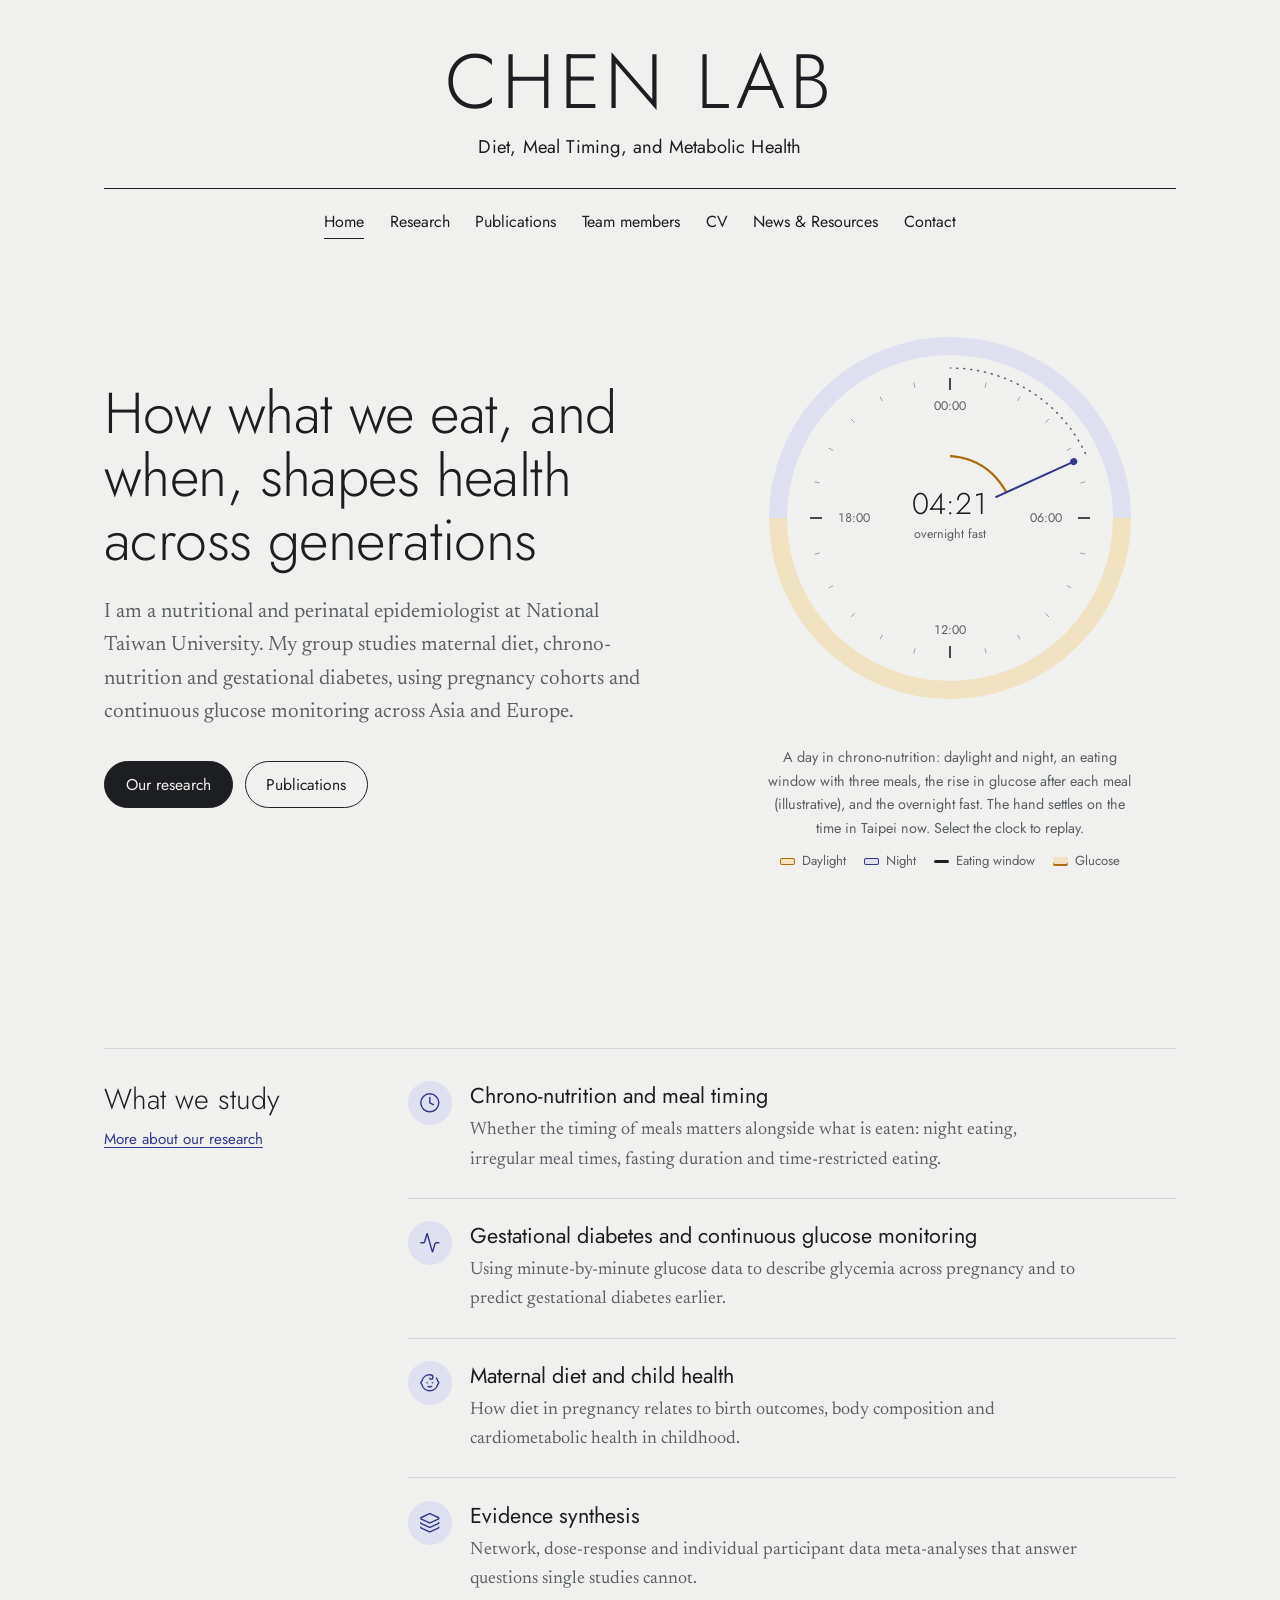
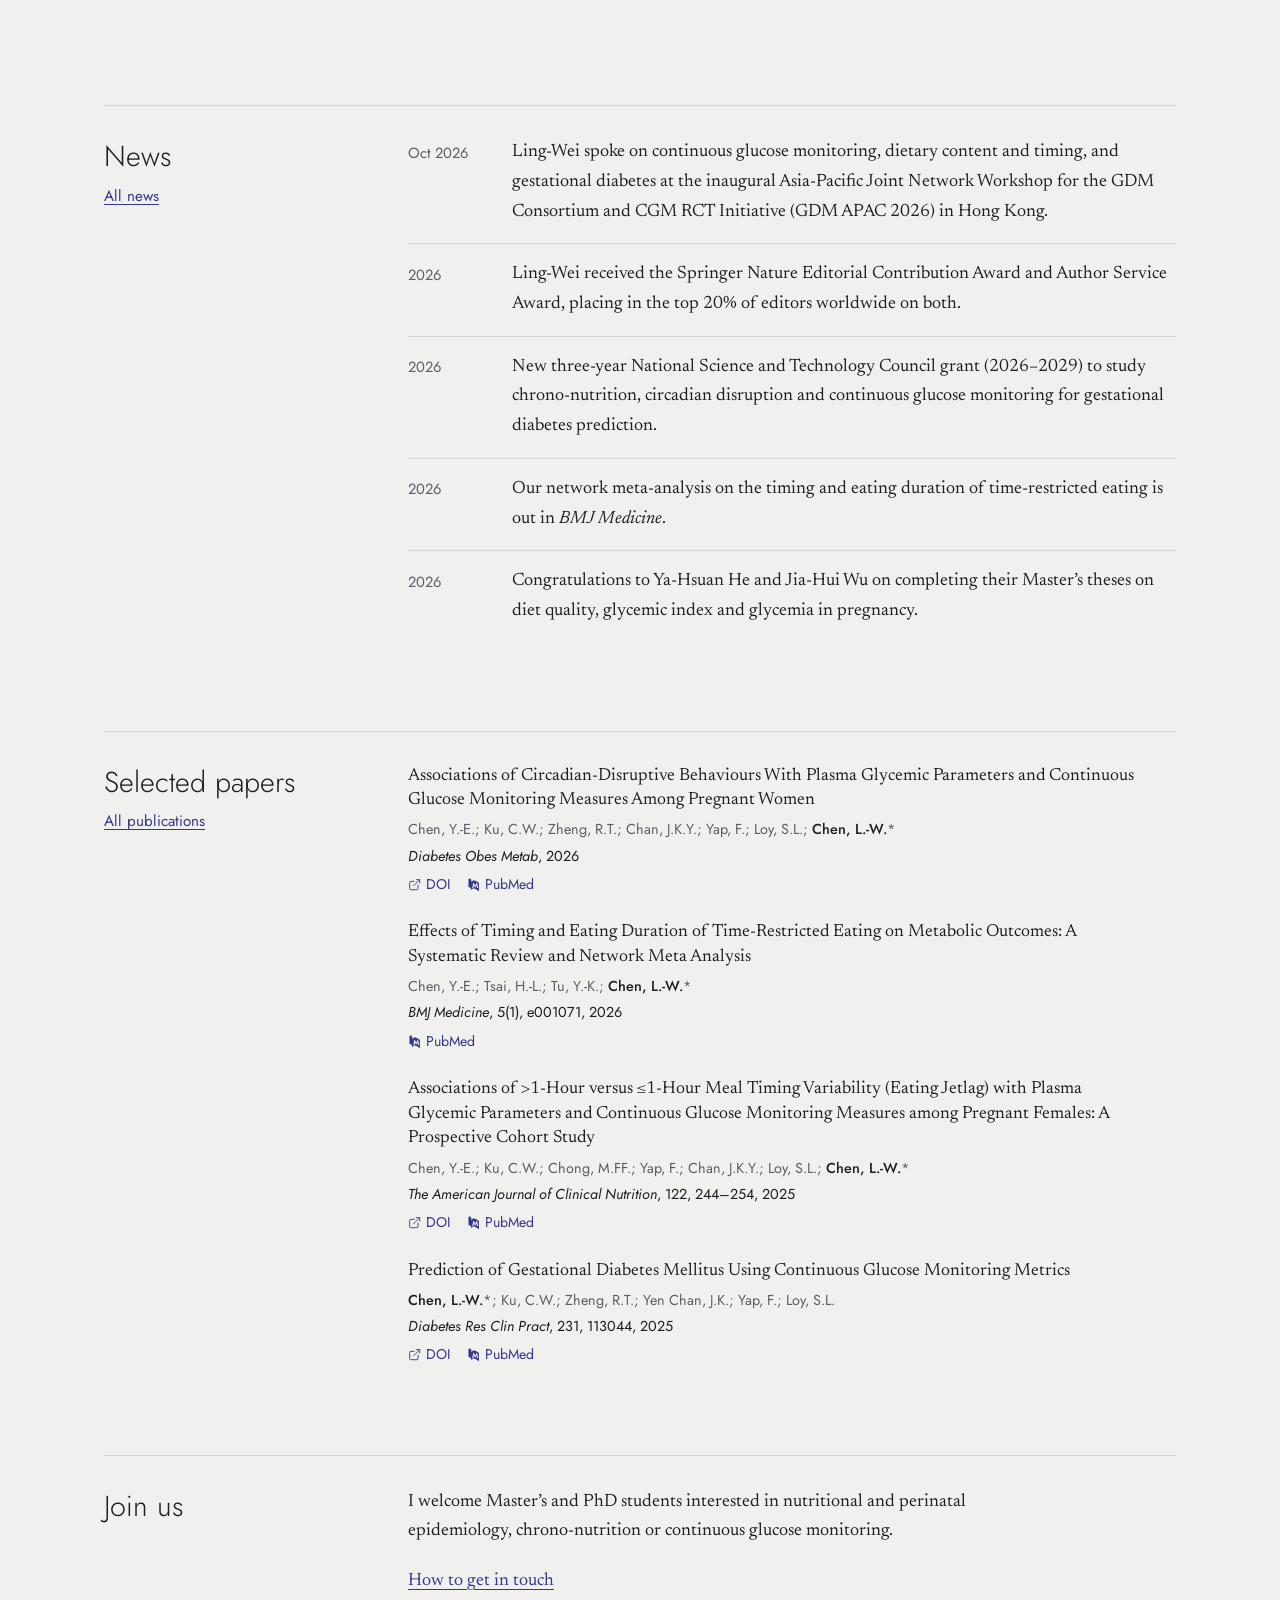
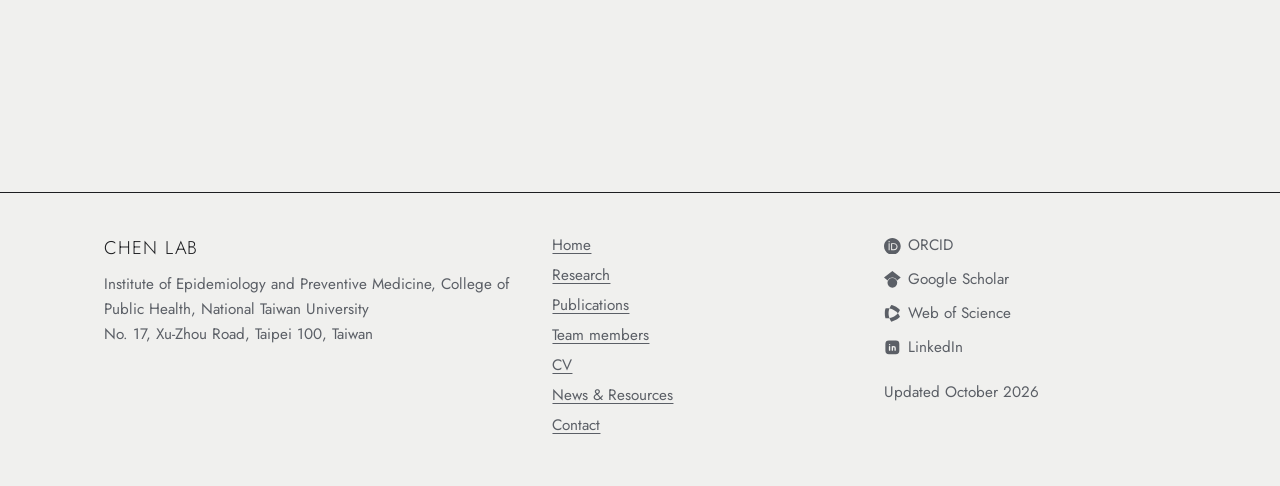
<file: index.html>
<!doctype html>
<html lang="en">
<head>
  <meta charset="utf-8">
  <meta name="viewport" content="width=device-width, initial-scale=1">
  <title>Ling-Wei Chen | Diet, Meal Timing, and Metabolic Health </title>
  <meta name="description" content="Ling-Wei Chen, nutritional and perinatal epidemiologist at National Taiwan University: maternal diet, chrono-nutrition, gestational diabetes and continuous glucose monitoring.">
  <meta name="theme-color" content="#f0f0ee" media="(prefers-color-scheme: light)">
  <meta name="theme-color" content="#15161a" media="(prefers-color-scheme: dark)">
  <link rel="icon" href="favicon.svg" type="image/svg+xml">
  <link rel="preconnect" href="https://fonts.googleapis.com">
  <link rel="preconnect" href="https://fonts.gstatic.com" crossorigin>
  <link rel="stylesheet" href="https://fonts.googleapis.com/css2?family=Jost:wght@300;400;500&family=Newsreader:ital,opsz,wght@0,6..72,400;0,6..72,500;1,6..72,400&display=swap">
  <link rel="stylesheet" href="style.css">
</head>
<body class="home">
  <div id="site-header"></div>

  <main id="main">
    <section class="hero">
      <div class="wrap">
        <div>
          <h1>How what we eat, and when, shapes health across generations</h1>
          <p class="lede">I am a nutritional and perinatal epidemiologist at National Taiwan University. My group studies maternal diet, chrono-nutrition and gestational diabetes, using pregnancy cohorts and continuous glucose monitoring across Asia and Europe.</p>
          <div class="actions">
            <a class="button primary" href="research.html">Our research</a>
            <a class="button" href="publications.html">Publications</a>
          </div>
        </div>
        <figure class="dial-figure" data-render="dial">
          <figcaption>A day in chrono-nutrition: daylight and night, an eating window with three meals, the rise in glucose after each meal (illustrative), and the overnight fast. The hand settles on the time in Taipei now. Select the clock to replay.</figcaption>
          <div class="dial-key" aria-hidden="true">
            <span><i class="swatch day"></i>Daylight</span>
            <span><i class="swatch night"></i>Night</span>
            <span><i class="swatch eat"></i>Eating window</span>
            <span><i class="swatch glucose"></i>Glucose</span>
          </div>
        </figure>
      </div>
    </section>
    <section class="section">
      <div class="wrap"><div class="split">
        <header>
          <h2>What we study</h2>
          <p><a href="research.html">More about our research</a></p>
        </header>
        <div>
          <ul class="themes">
            <li class="theme" data-icon="clock">
              <h3>Chrono-nutrition and meal timing</h3>
              <p>Whether the timing of meals matters alongside what is eaten: night eating, irregular meal times, fasting duration and time-restricted eating.</p>
            </li>
            <li class="theme" data-icon="glucose">
              <h3>Gestational diabetes and continuous glucose monitoring</h3>
              <p>Using minute-by-minute glucose data to describe glycemia across pregnancy and to predict gestational diabetes earlier.</p>
            </li>
            <li class="theme" data-icon="baby">
              <h3>Maternal diet and child health</h3>
              <p>How diet in pregnancy relates to birth outcomes, body composition and cardiometabolic health in childhood.</p>
            </li>
            <li class="theme" data-icon="layers">
              <h3>Evidence synthesis</h3>
              <p>Network, dose-response and individual participant data meta-analyses that answer questions single studies cannot.</p>
            </li>
          </ul>
        </div>
      </div></div>
    </section>
    <section class="section">
      <div class="wrap"><div class="split">
        <header>
          <h2>News</h2>
          <p><a href="news.html">All news</a></p>
        </header>
        <div>
          <ul class="news-list" data-render="news" data-limit="5"></ul>
        </div>
      </div></div>
    </section>
    <section class="section">
      <div class="wrap"><div class="split">
        <header>
          <h2>Selected papers</h2>
          <p><a href="publications.html">All publications</a></p>
        </header>
        <div>
          <ol class="pubs" data-render="selected" data-limit="4"></ol>
        </div>
      </div></div>
    </section>
    <section class="section">
      <div class="wrap"><div class="split">
        <header>
          <h2>Join us</h2>
        </header>
        <div>
          <div class="prose">
            <p>I welcome Master’s and PhD students interested in nutritional and perinatal epidemiology, chrono-nutrition or continuous glucose monitoring.</p>
            <p><a href="contact.html">How to get in touch</a></p>
          </div>
        </div>
      </div></div>
    </section>

  </main>

  <div id="site-footer"></div>

  <!-- Your content is in the content-*.js files; script.js puts it on the page -->
  <script src="content-site.js"></script>
  <script src="content-news.js"></script>
  <script src="content-publications.js"></script>
  <script src="content-people.js"></script>
  <script src="content-grants.js"></script>
  <script src="content-cv.js"></script>
  <script src="script.js"></script>
</body>
</html>
</file>
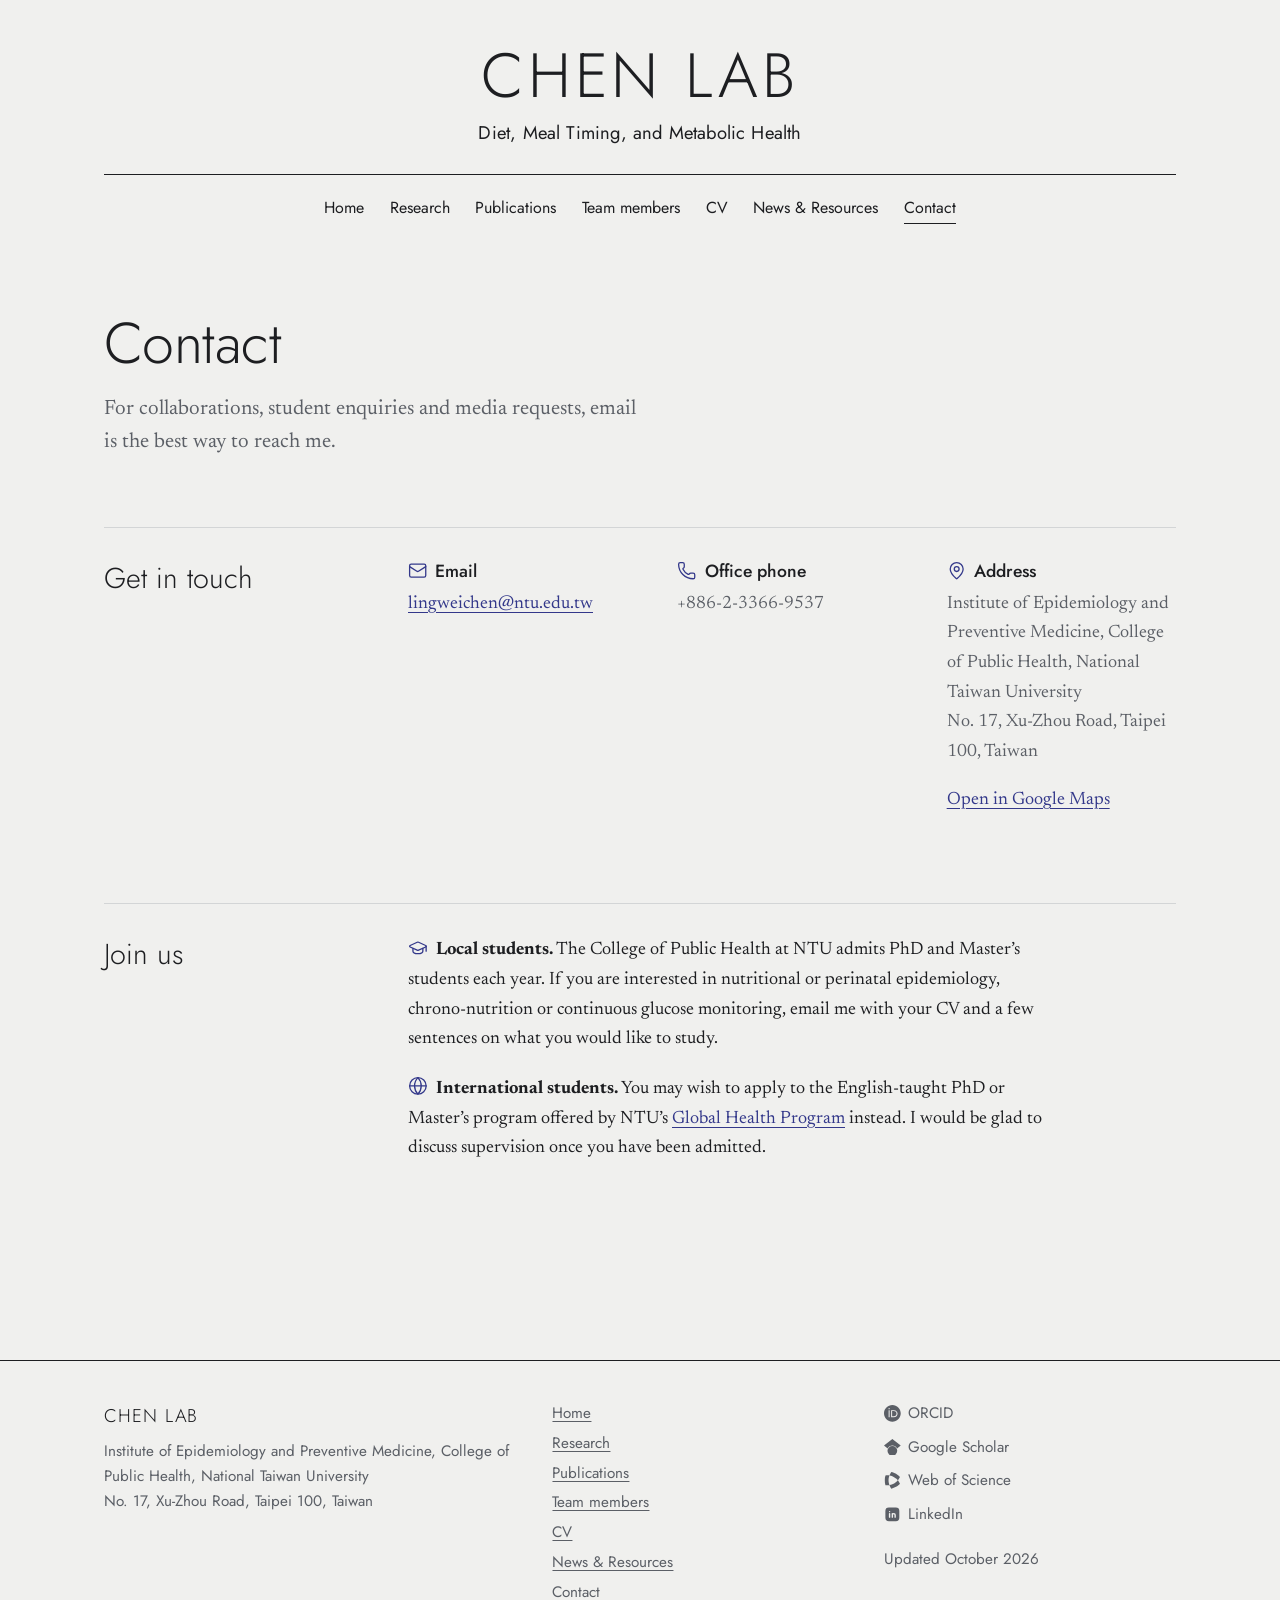
<file: contact.html>
<!doctype html>
<html lang="en">
<head>
  <meta charset="utf-8">
  <meta name="viewport" content="width=device-width, initial-scale=1">
  <title>Contact | Ling-Wei Chen</title>
  <meta name="description" content="Contact Ling-Wei Chen at National Taiwan University.">
  <meta name="theme-color" content="#f0f0ee" media="(prefers-color-scheme: light)">
  <meta name="theme-color" content="#15161a" media="(prefers-color-scheme: dark)">
  <link rel="icon" href="favicon.svg" type="image/svg+xml">
  <link rel="preconnect" href="https://fonts.googleapis.com">
  <link rel="preconnect" href="https://fonts.gstatic.com" crossorigin>
  <link rel="stylesheet" href="https://fonts.googleapis.com/css2?family=Jost:wght@300;400;500&family=Newsreader:ital,opsz,wght@0,6..72,400;0,6..72,500;1,6..72,400&display=swap">
  <link rel="stylesheet" href="style.css">
</head>
<body>
  <div id="site-header"></div>

  <main id="main">
    <section class="page-head">
      <div class="wrap">
        <h1>Contact</h1>
        <p class="lede">For collaborations, student enquiries and media requests, email is the best way to reach me.</p>
      </div>
    </section>
    <section class="section">
      <div class="wrap"><div class="split">
        <header>
          <h2>Get in touch</h2>
        </header>
        <div>
          <div class="contact-grid">
            <div><h3 data-icon="mail">Email</h3><p><a data-site-href="email" href="#"><span data-site="email"></span></a></p></div>
            <div><h3 data-icon="phone">Office phone</h3><p data-site="phone"></p></div>
            <div><h3 data-icon="pin">Address</h3><p><span data-site="department"></span>, <span data-site="university"></span><br><span data-site="address"></span></p>
              <p><a href="https://maps.google.com/?q=College+of+Public+Health+National+Taiwan+University" rel="noopener">Open in Google Maps</a></p></div>
          </div>
        </div>
      </div></div>
    </section>
    <section class="section">
      <div class="wrap"><div class="split">
        <header>
          <h2>Join us</h2>
        </header>
        <div>
        <div class="prose">
            <p><strong data-icon="cap">Local students.</strong> The College of Public Health at NTU admits PhD and Master’s students each year. If you are interested in nutritional or perinatal epidemiology, chrono-nutrition or continuous glucose monitoring, email me with your CV and a few sentences on what you would like to study.</p>
            <p><strong data-icon="globe">International students.</strong> You may wish to apply to the English-taught PhD or Master’s program offered by NTU’s <a href="https://ghp.ntu.edu.tw/credit/phd_degree" rel="noopener">Global Health Program</a> instead. I would be glad to discuss supervision once you have been admitted.</p>
          </div>
        </div>
      </div></div>
    </section>

  </main>

  <div id="site-footer"></div>

  <!-- Your content is in the content-*.js files; script.js puts it on the page -->
  <script src="content-site.js"></script>
  <script src="content-news.js"></script>
  <script src="content-publications.js"></script>
  <script src="content-people.js"></script>
  <script src="content-grants.js"></script>
  <script src="content-cv.js"></script>
  <script src="script.js"></script>
</body>
</html>
</file>
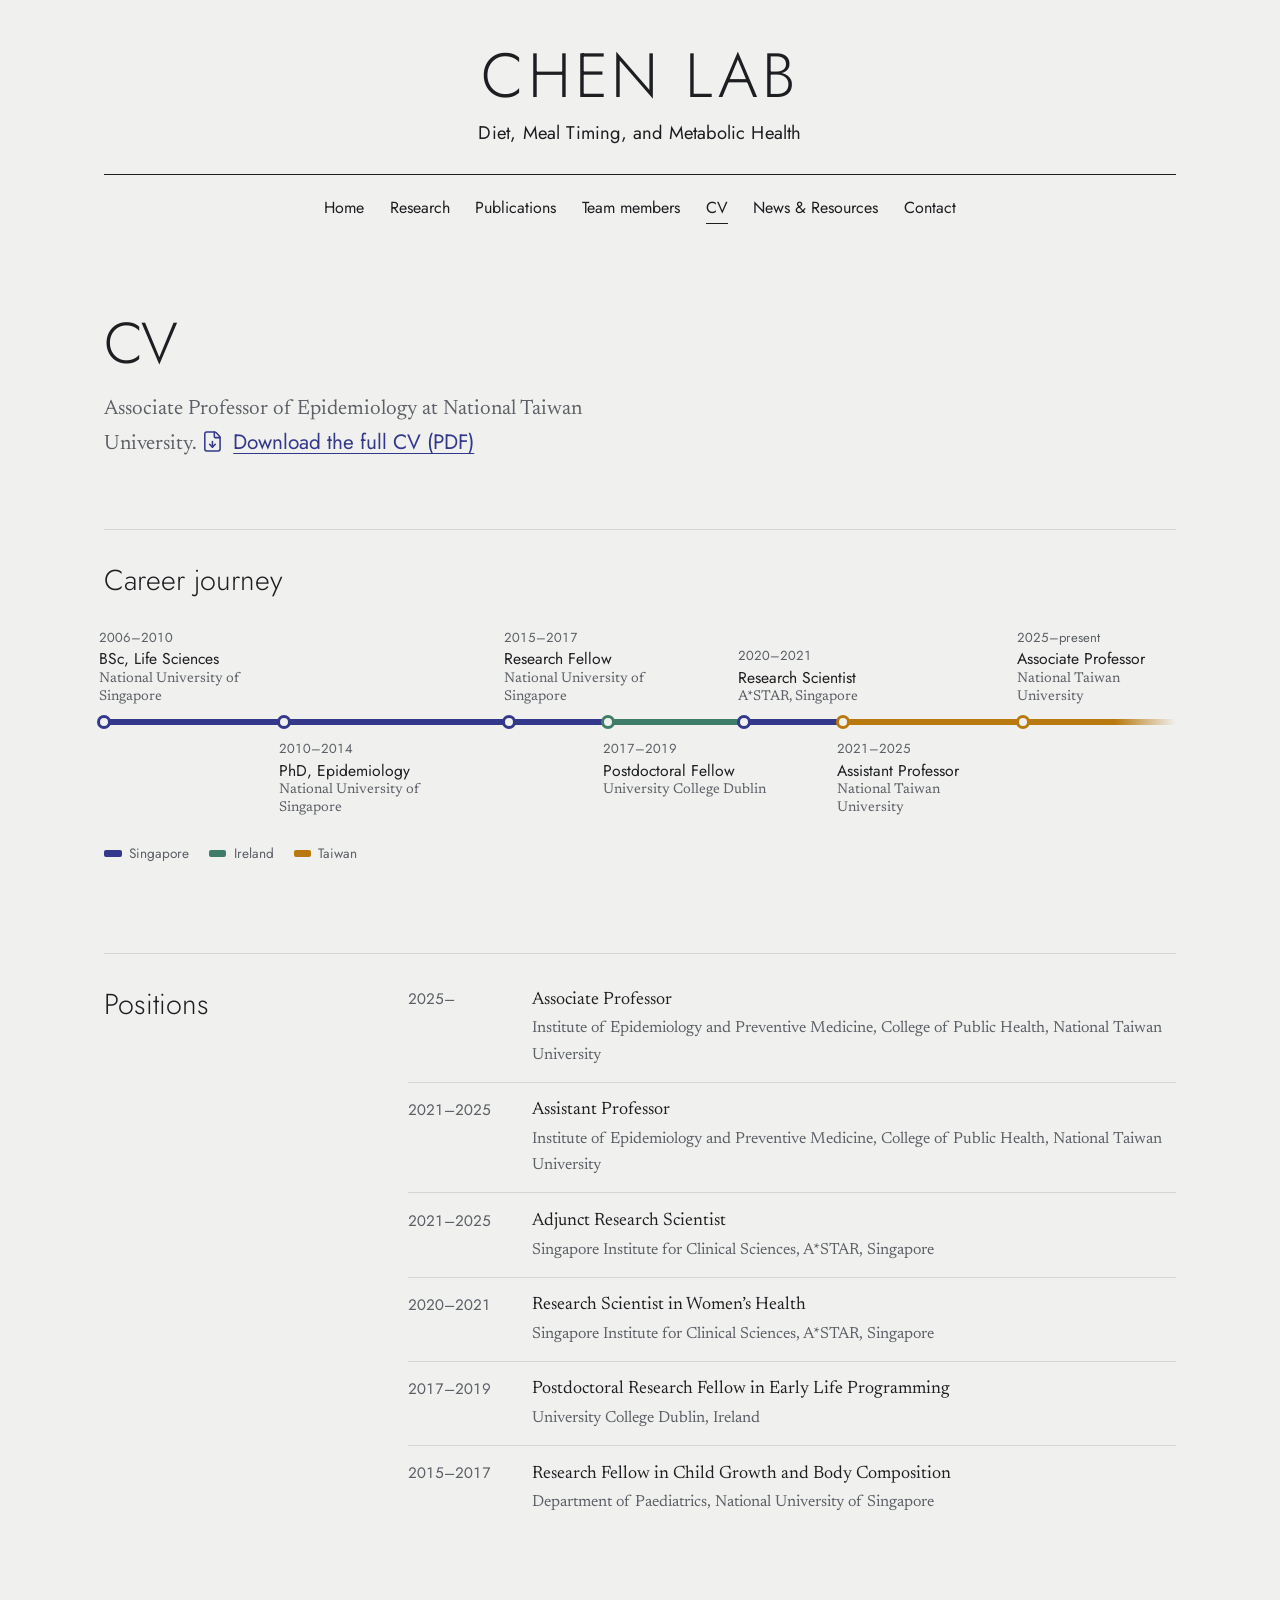
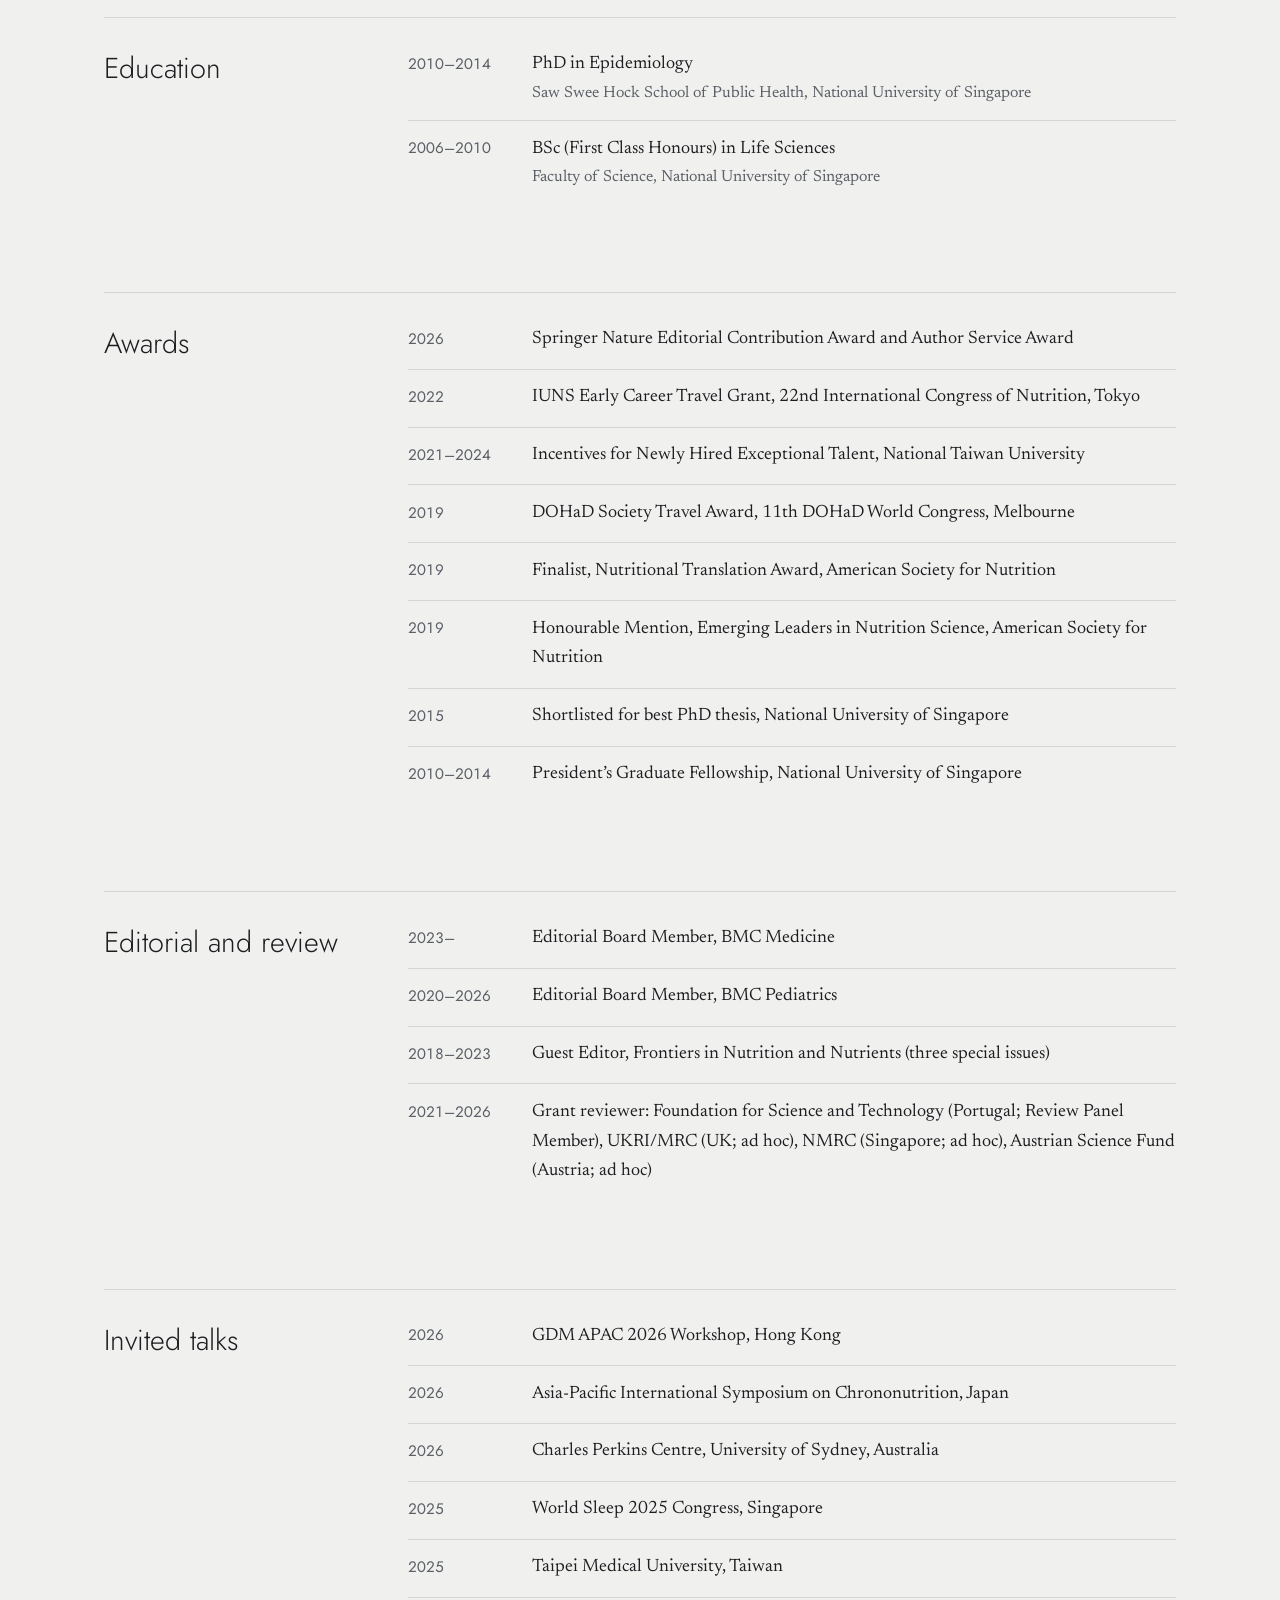
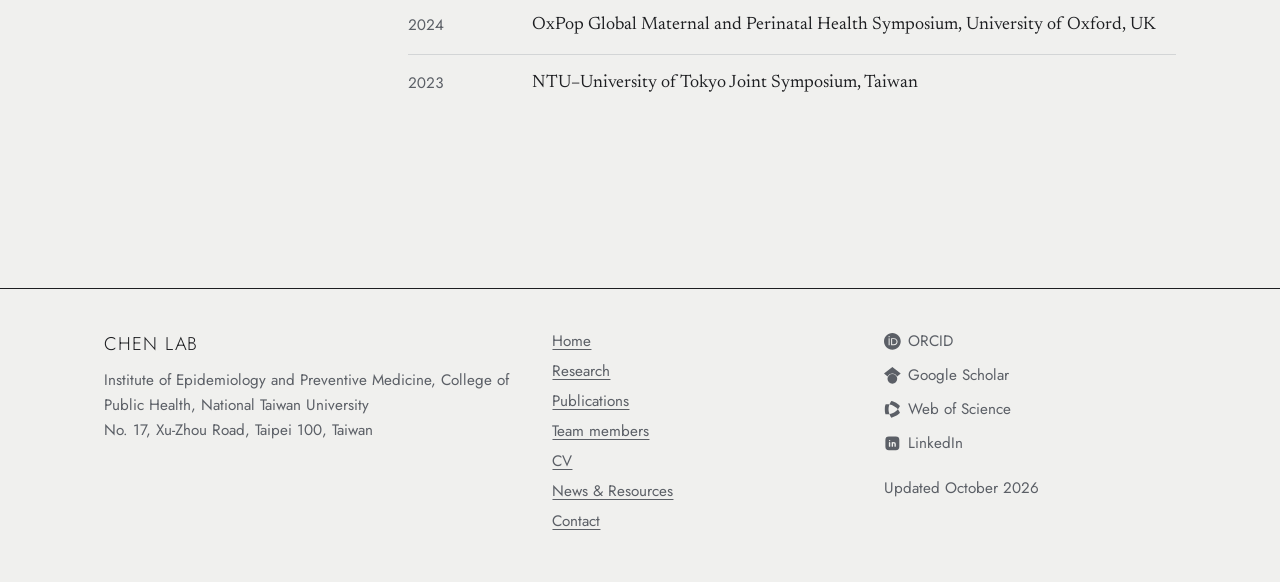
<file: cv.html>
<!doctype html>
<html lang="en">
<head>
  <meta charset="utf-8">
  <meta name="viewport" content="width=device-width, initial-scale=1">
  <title>CV | Ling-Wei Chen</title>
  <meta name="description" content="Curriculum vitae of Ling-Wei Chen.">
  <meta name="theme-color" content="#f0f0ee" media="(prefers-color-scheme: light)">
  <meta name="theme-color" content="#15161a" media="(prefers-color-scheme: dark)">
  <link rel="icon" href="favicon.svg" type="image/svg+xml">
  <link rel="preconnect" href="https://fonts.googleapis.com">
  <link rel="preconnect" href="https://fonts.gstatic.com" crossorigin>
  <link rel="stylesheet" href="https://fonts.googleapis.com/css2?family=Jost:wght@300;400;500&family=Newsreader:ital,opsz,wght@0,6..72,400;0,6..72,500;1,6..72,400&display=swap">
  <link rel="stylesheet" href="style.css">
</head>
<body>
  <div id="site-header"></div>

  <main id="main">
    <section class="page-head">
      <div class="wrap">
        <h1>CV</h1>
        <p class="lede">Associate Professor of Epidemiology at National Taiwan University. <a href="#" class="ui" data-cv-pdf hidden>Download the full CV (PDF)</a></p>
      </div>
    </section>
    <section class="section">
      <div class="wrap"><div class="split stacked">
        <header>
          <h2>Career journey</h2>
        </header>
        <div>
          <div data-render="journey"></div>
        </div>
      </div></div>
    </section>
    <section class="section">
      <div class="wrap"><div class="split">
        <header>
          <h2>Positions</h2>
        </header>
        <div>
          <ul class="timeline" data-render="cv" data-cv="positions"></ul>
        </div>
      </div></div>
    </section>
    <section class="section">
      <div class="wrap"><div class="split">
        <header>
          <h2>Education</h2>
        </header>
        <div>
          <ul class="timeline" data-render="cv" data-cv="education"></ul>
        </div>
      </div></div>
    </section>
    <section class="section">
      <div class="wrap"><div class="split">
        <header>
          <h2>Awards</h2>
        </header>
        <div>
          <ul class="timeline" data-render="cv" data-cv="awards"></ul>
        </div>
      </div></div>
    </section>
    <section class="section">
      <div class="wrap"><div class="split">
        <header>
          <h2>Editorial and review</h2>
        </header>
        <div>
          <ul class="timeline" data-render="cv" data-cv="service"></ul>
        </div>
      </div></div>
    </section>
    <section class="section">
      <div class="wrap"><div class="split">
        <header>
          <h2>Invited talks</h2>
        </header>
        <div>
          <ul class="timeline" data-render="cv" data-cv="talks"></ul>
        </div>
      </div></div>
    </section>

  </main>

  <div id="site-footer"></div>

  <!-- Your content is in the content-*.js files; script.js puts it on the page -->
  <script src="content-site.js"></script>
  <script src="content-news.js"></script>
  <script src="content-publications.js"></script>
  <script src="content-people.js"></script>
  <script src="content-grants.js"></script>
  <script src="content-cv.js"></script>
  <script src="script.js"></script>
</body>
</html>
</file>
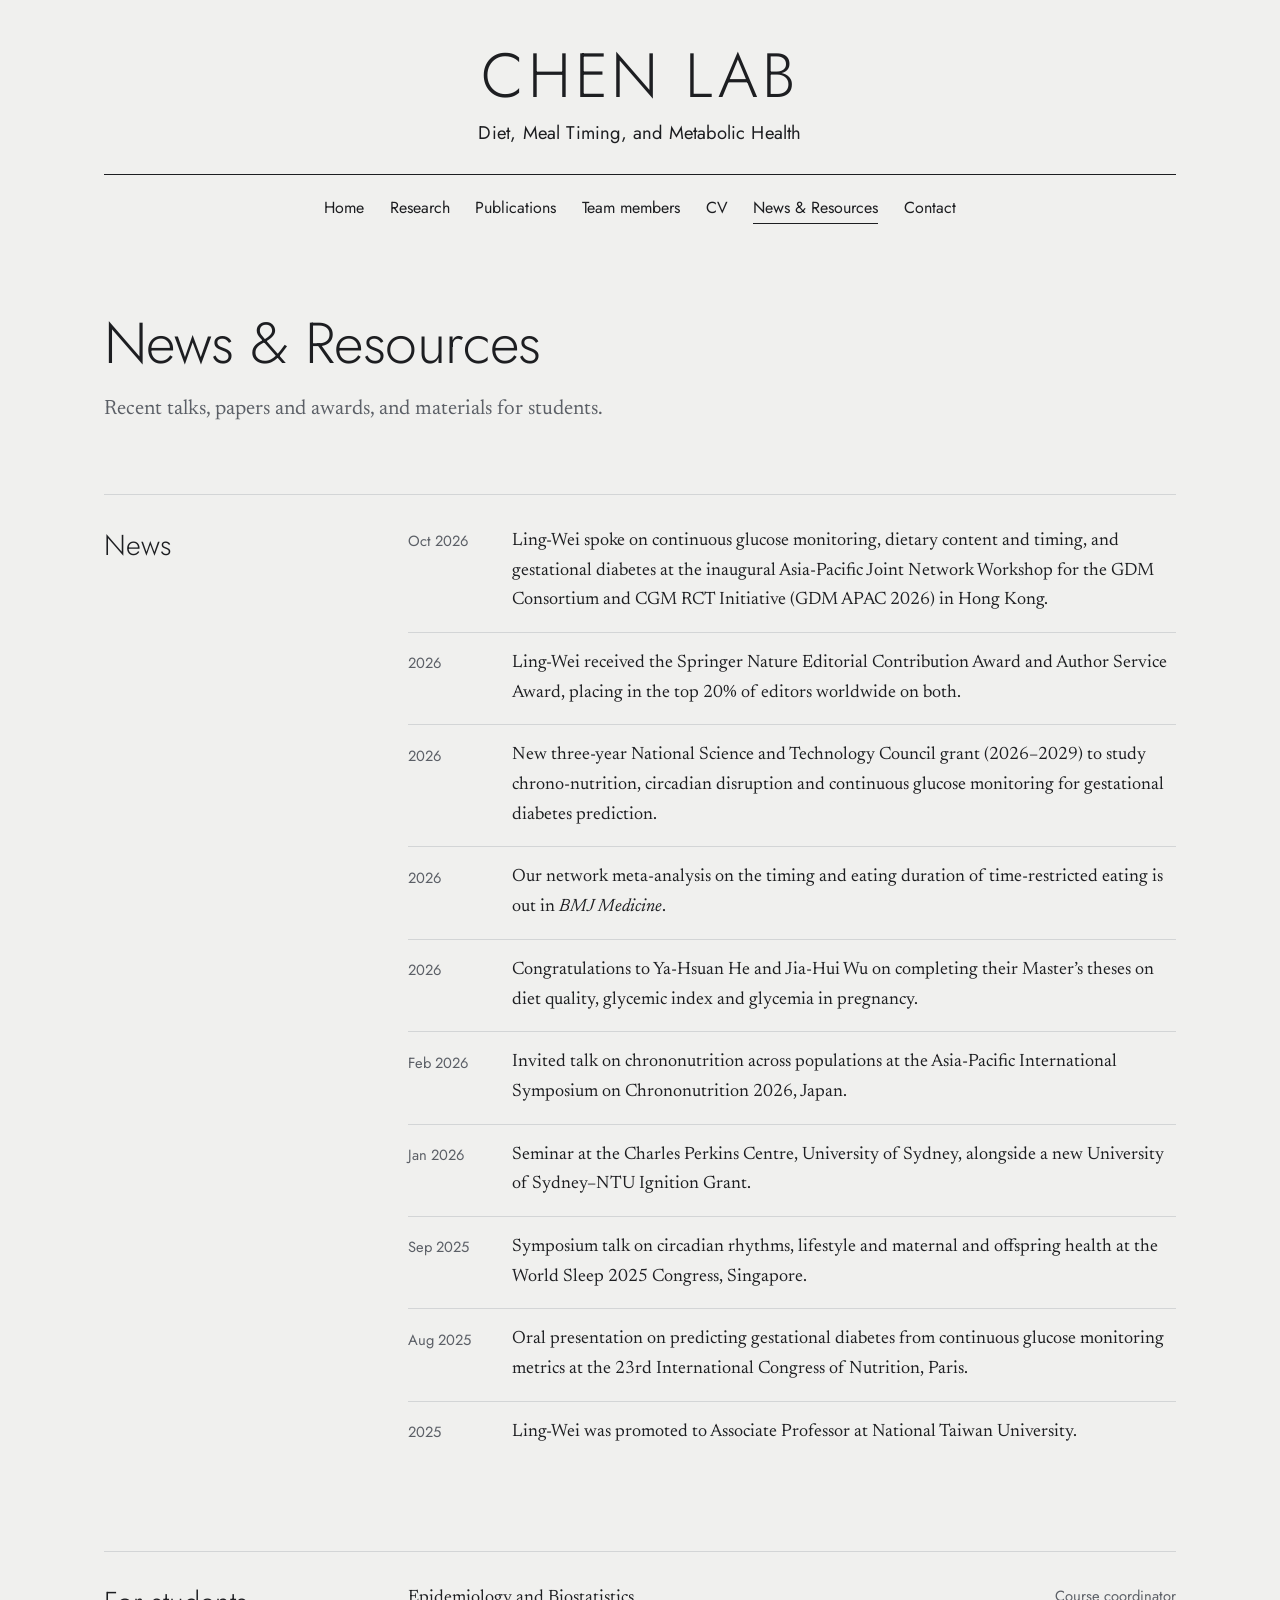
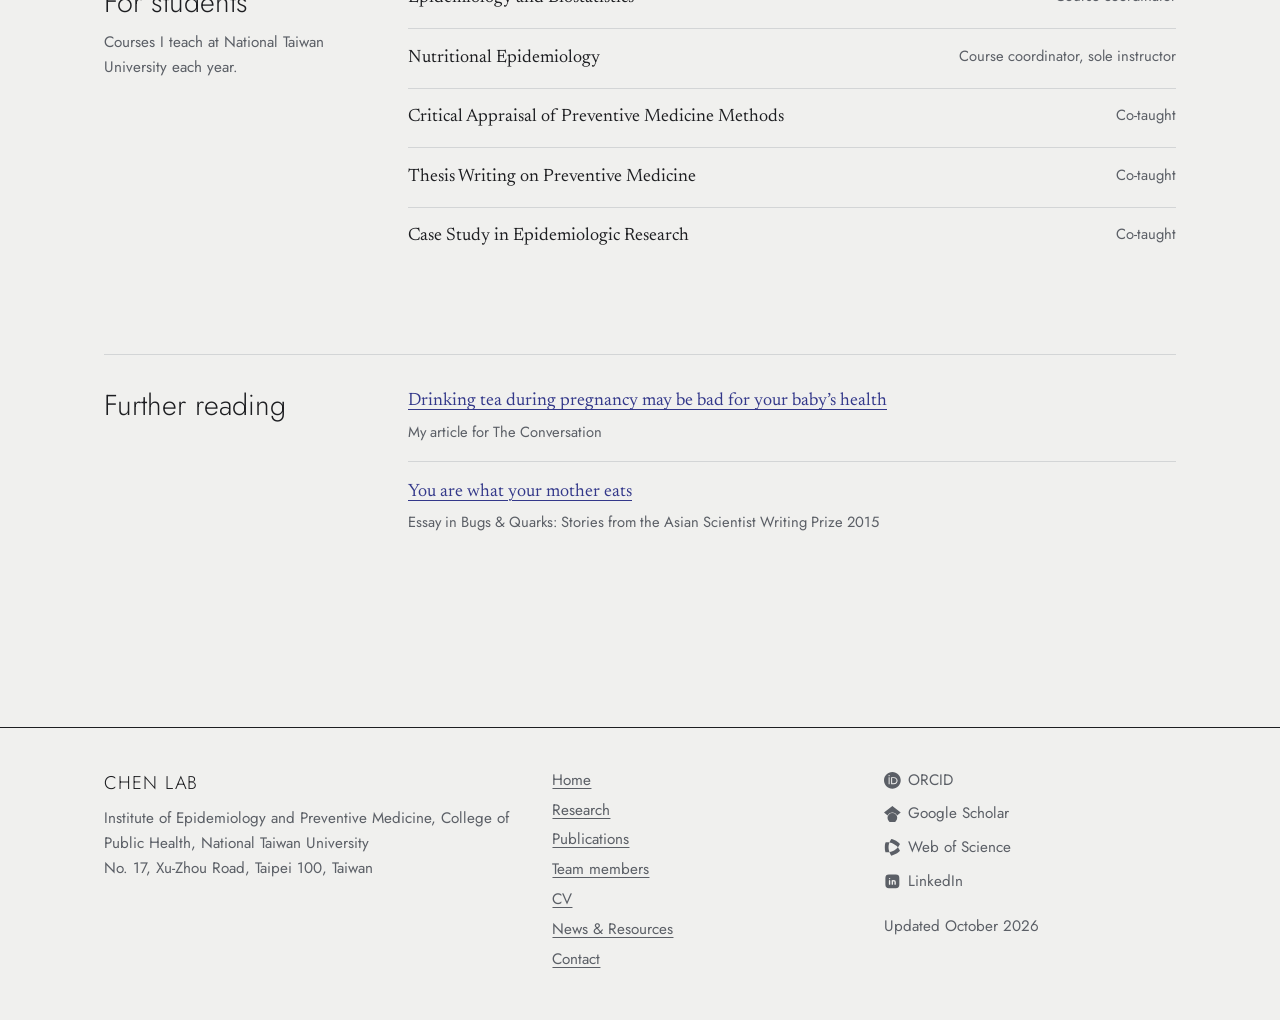
<file: news.html>
<!doctype html>
<html lang="en">
<head>
  <meta charset="utf-8">
  <meta name="viewport" content="width=device-width, initial-scale=1">
  <title>News & Resources | Ling-Wei Chen</title>
  <meta name="description" content="News, talks and teaching resources.">
  <meta name="theme-color" content="#f0f0ee" media="(prefers-color-scheme: light)">
  <meta name="theme-color" content="#15161a" media="(prefers-color-scheme: dark)">
  <link rel="icon" href="favicon.svg" type="image/svg+xml">
  <link rel="preconnect" href="https://fonts.googleapis.com">
  <link rel="preconnect" href="https://fonts.gstatic.com" crossorigin>
  <link rel="stylesheet" href="https://fonts.googleapis.com/css2?family=Jost:wght@300;400;500&family=Newsreader:ital,opsz,wght@0,6..72,400;0,6..72,500;1,6..72,400&display=swap">
  <link rel="stylesheet" href="style.css">
</head>
<body>
  <div id="site-header"></div>

  <main id="main">
    <section class="page-head">
      <div class="wrap">
        <h1>News &amp; Resources</h1>
        <p class="lede">Recent talks, papers and awards, and materials for students.</p>
      </div>
    </section>
    <section class="section">
      <div class="wrap"><div class="split">
        <header>
          <h2>News</h2>
        </header>
        <div>
          <ul class="news-list" data-render="news"></ul>
        </div>
      </div></div>
    </section>
    <section class="section">
      <div class="wrap"><div class="split">
        <header>
          <h2>For students</h2>
          <p>Courses I teach at National Taiwan University each year.</p>
        </header>
        <div>
          <div class="callout" data-teaching-site hidden>
            <h3>Epidemiology teaching site</h3>
            <p>Course notes and exercises for Master’s and MPH students, in English and Chinese.</p>
            <p><a href="#" rel="noopener">Open the teaching site</a></p>
          </div>
          <ul class="courses">
            <li><span>Epidemiology and Biostatistics</span><span class="meta">Course coordinator</span></li>
            <li><span>Nutritional Epidemiology</span><span class="meta">Course coordinator, sole instructor</span></li>
            <li><span>Critical Appraisal of Preventive Medicine Methods</span><span class="meta">Co-taught</span></li>
            <li><span>Thesis Writing on Preventive Medicine</span><span class="meta">Co-taught</span></li>
            <li><span>Case Study in Epidemiologic Research</span><span class="meta">Co-taught</span></li>
          </ul>
        </div>
      </div></div>
    </section>
    <section class="section">
      <div class="wrap"><div class="split">
        <header>
          <h2>Further reading</h2>
        </header>
        <div>
          <ul class="plain-list">
            <li><a href="https://theconversation.com/drinking-tea-during-pregnancy-may-be-bad-for-your-babys-health-109383" rel="noopener">Drinking tea during pregnancy may be bad for your baby’s health</a><div class="meta">My article for The Conversation</div></li>
            <li><a href="https://www.asianscientist.com/bugs-quarks/" rel="noopener">You are what your mother eats</a><div class="meta">Essay in Bugs &amp; Quarks: Stories from the Asian Scientist Writing Prize 2015</div></li>
          </ul>
        </div>
      </div></div>
    </section>

  </main>

  <div id="site-footer"></div>

  <!-- Your content is in the content-*.js files; script.js puts it on the page -->
  <script src="content-site.js"></script>
  <script src="content-news.js"></script>
  <script src="content-publications.js"></script>
  <script src="content-people.js"></script>
  <script src="content-grants.js"></script>
  <script src="content-cv.js"></script>
  <script src="script.js"></script>
</body>
</html>
</file>
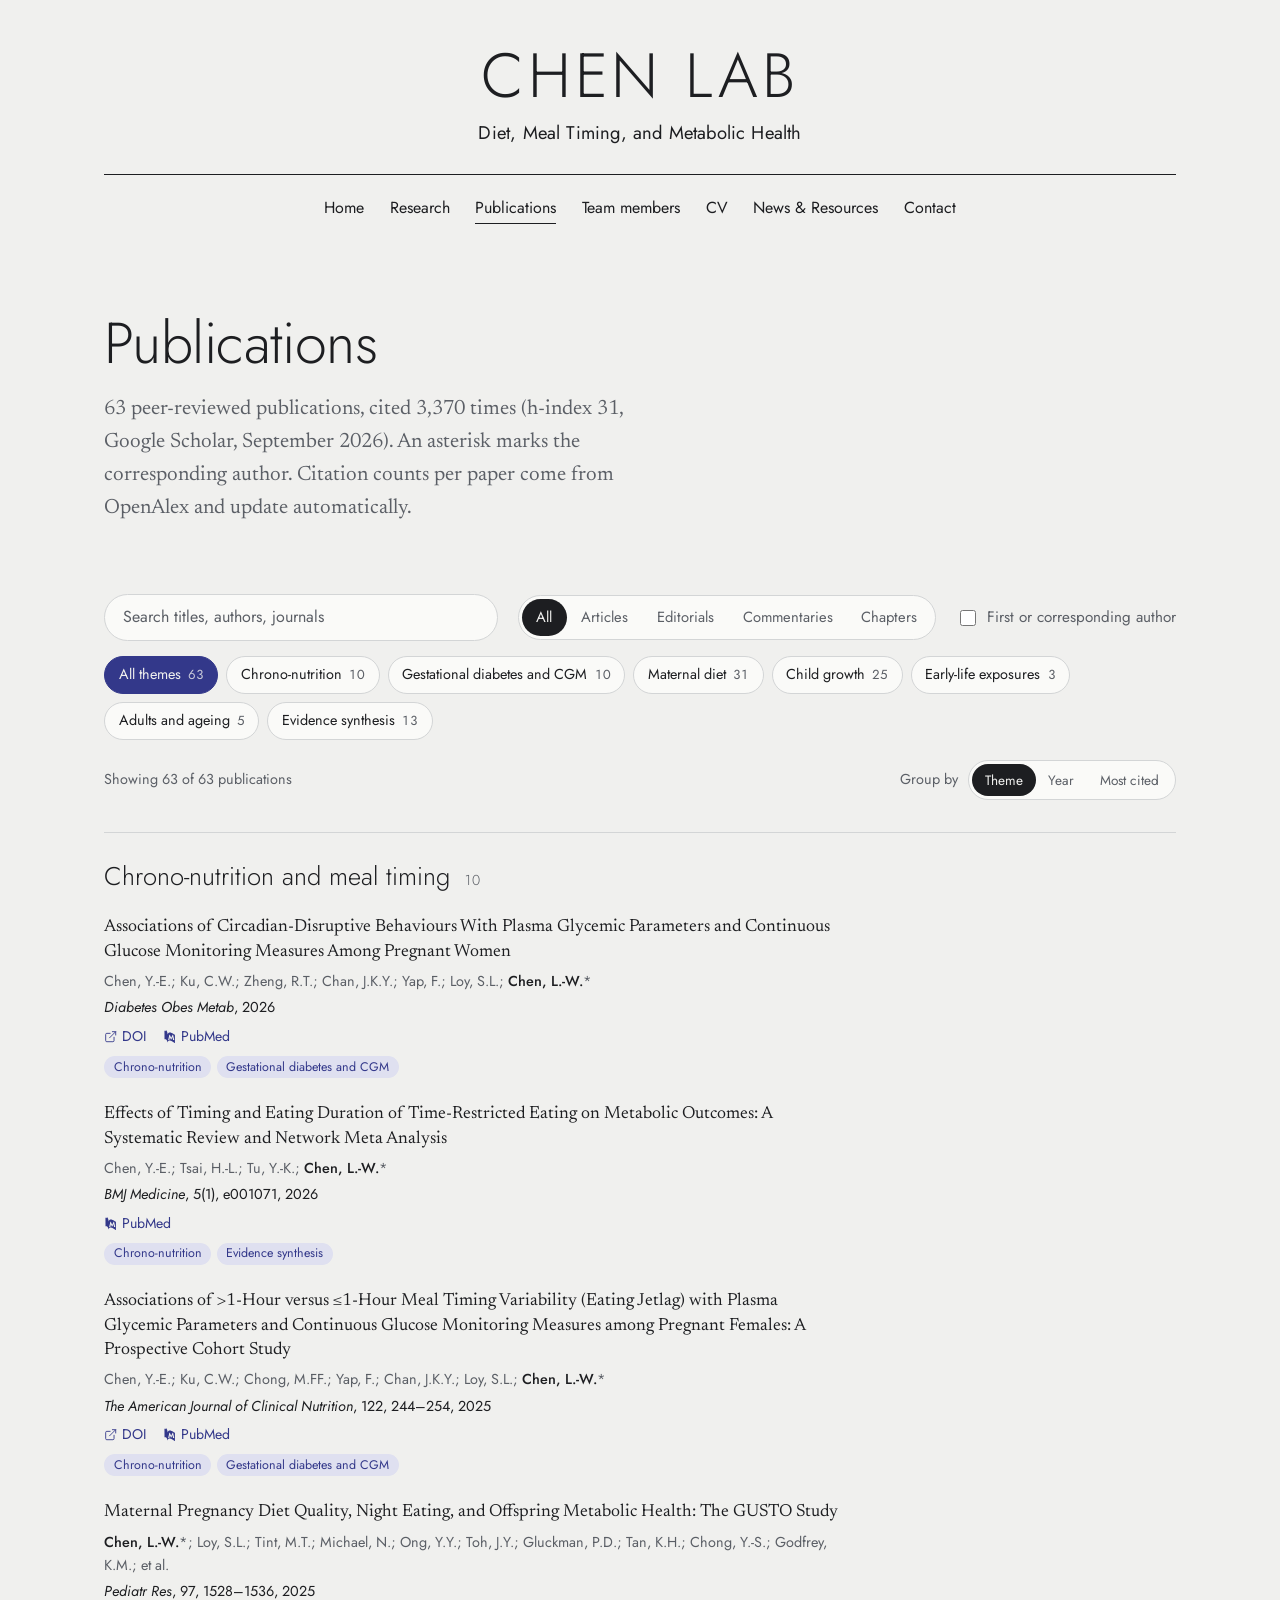
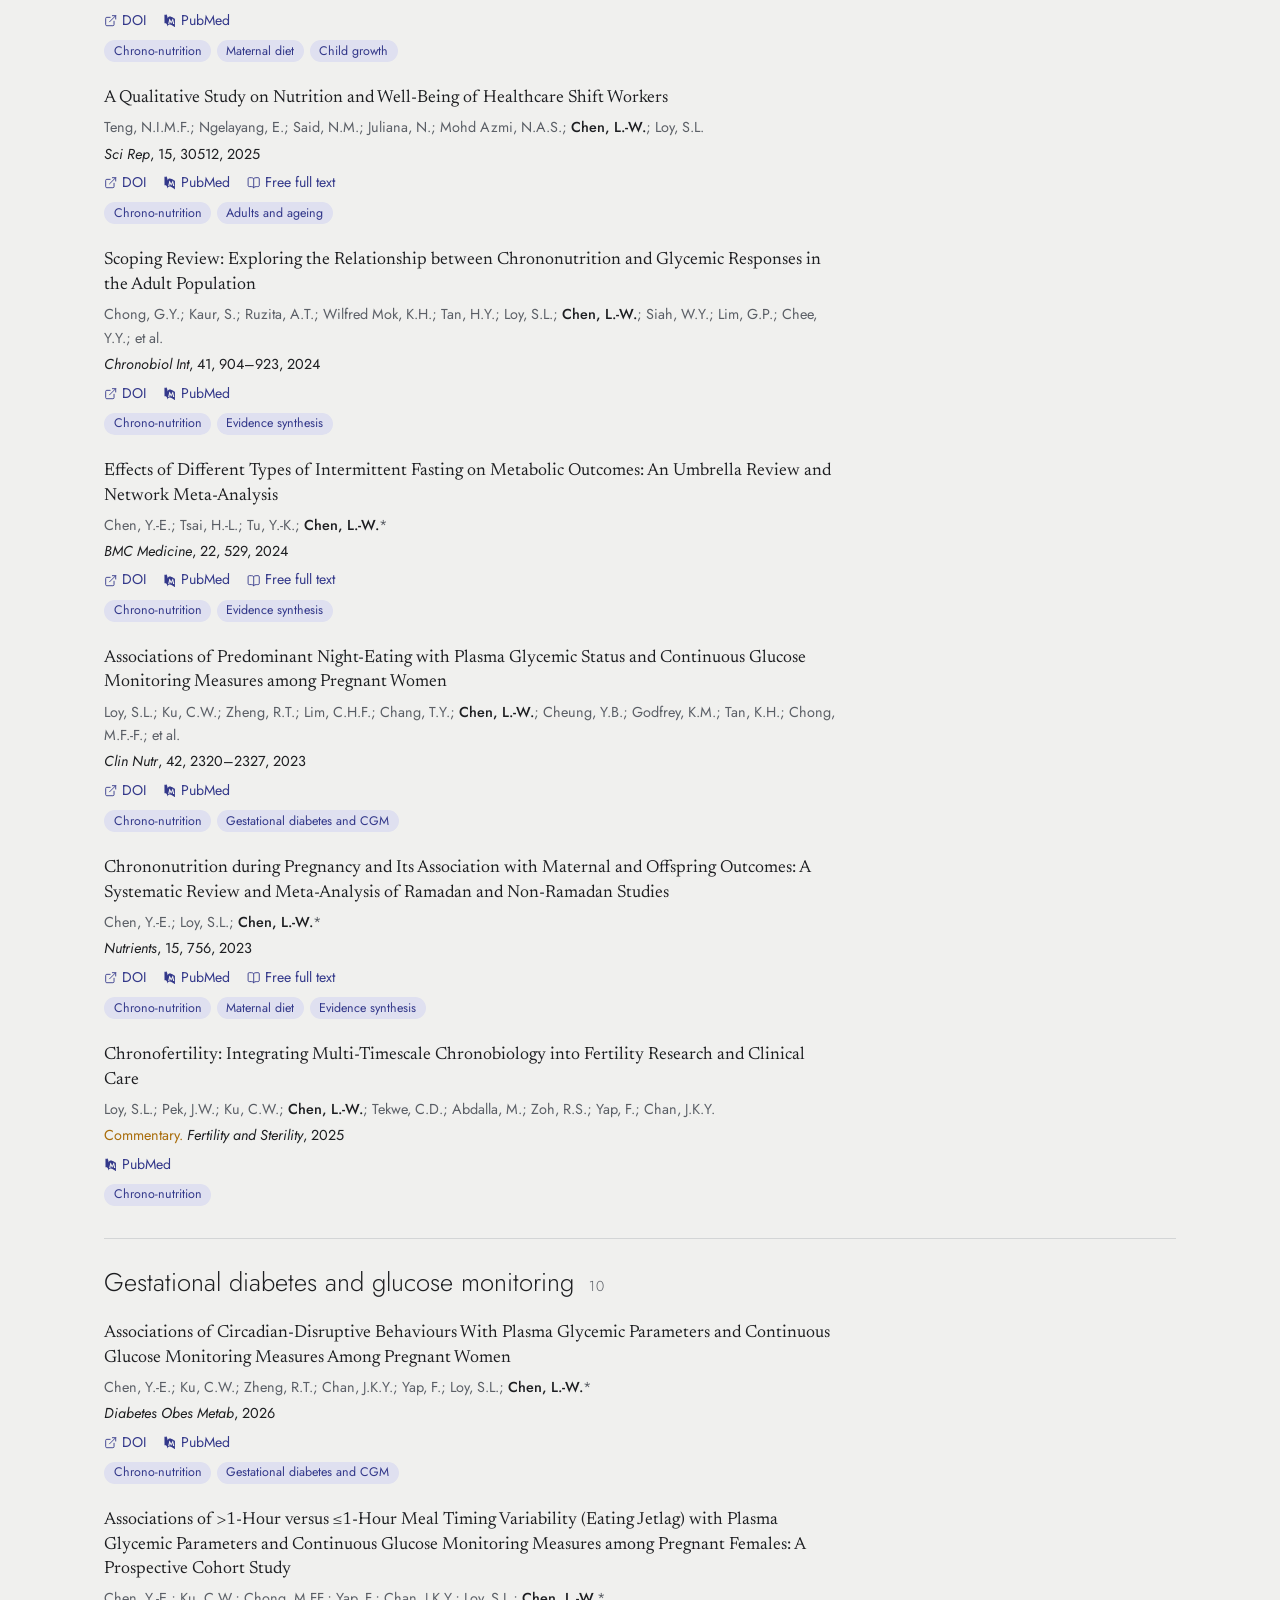
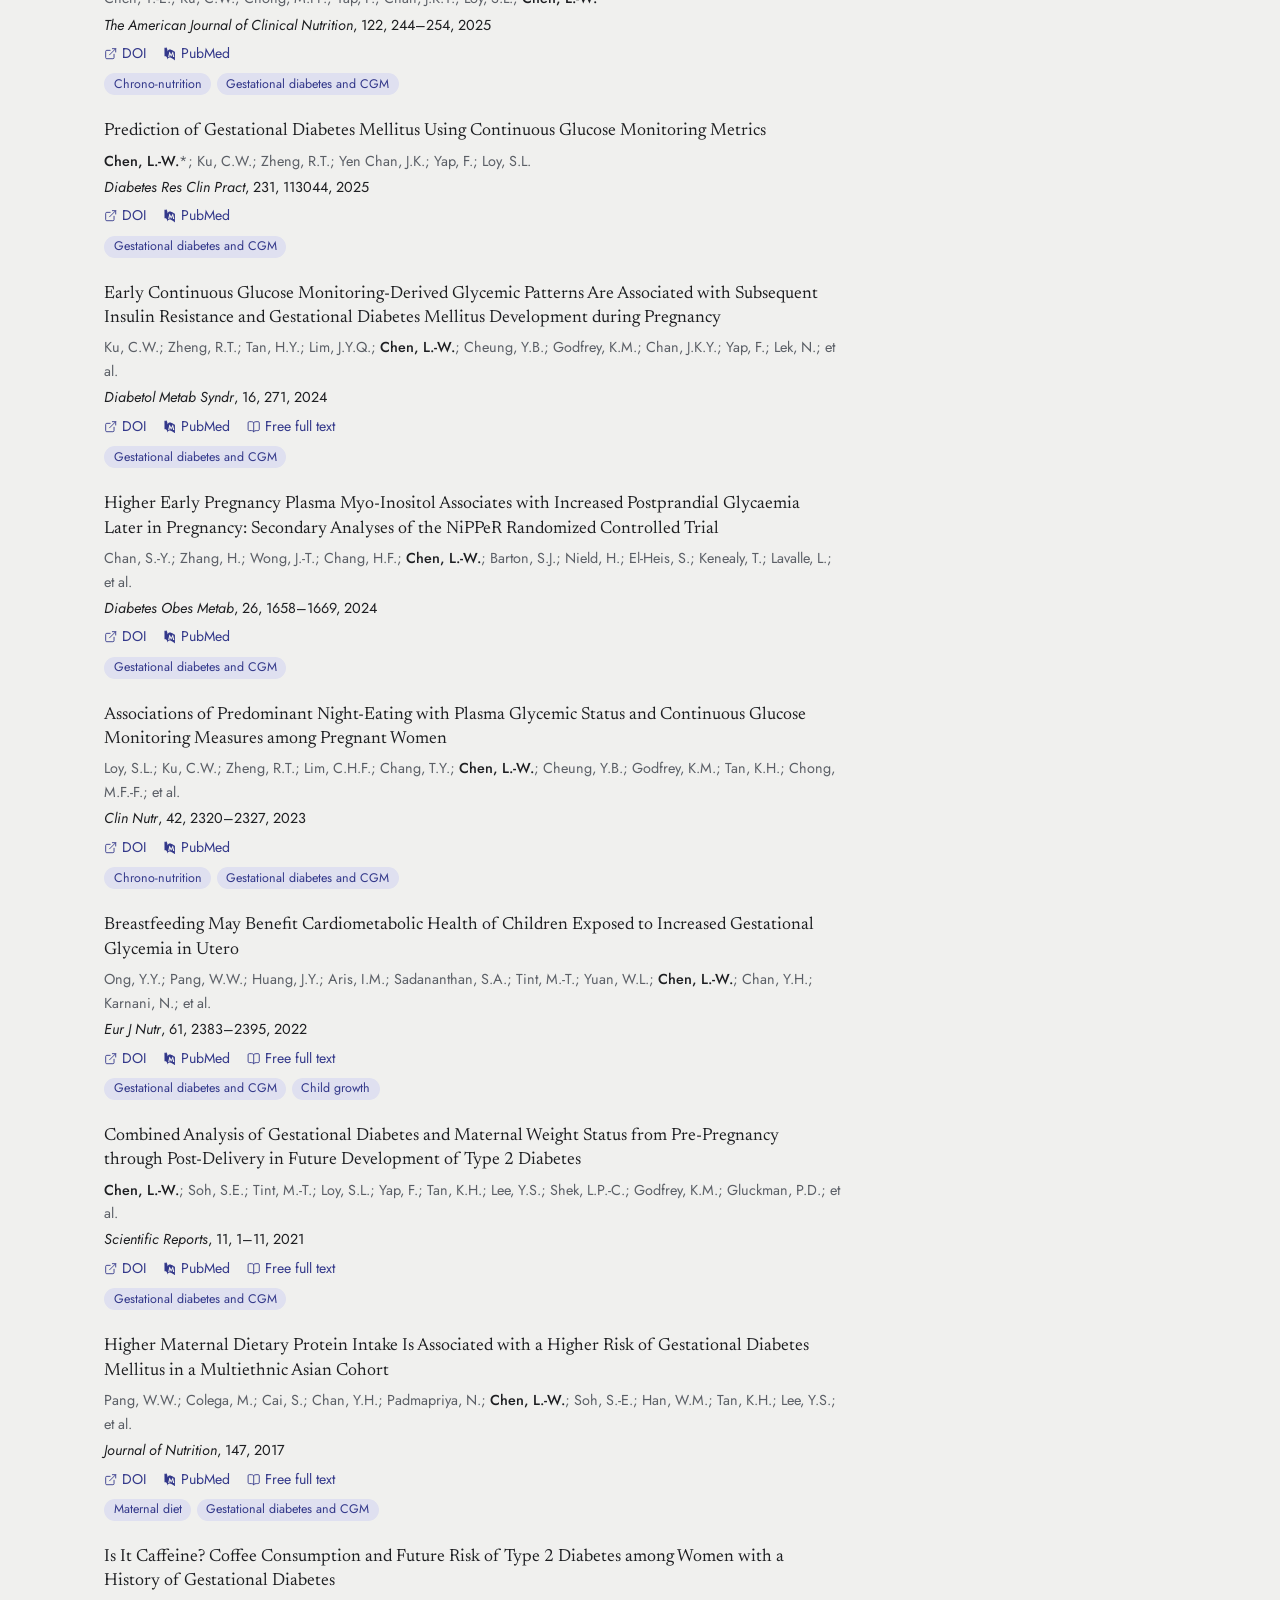
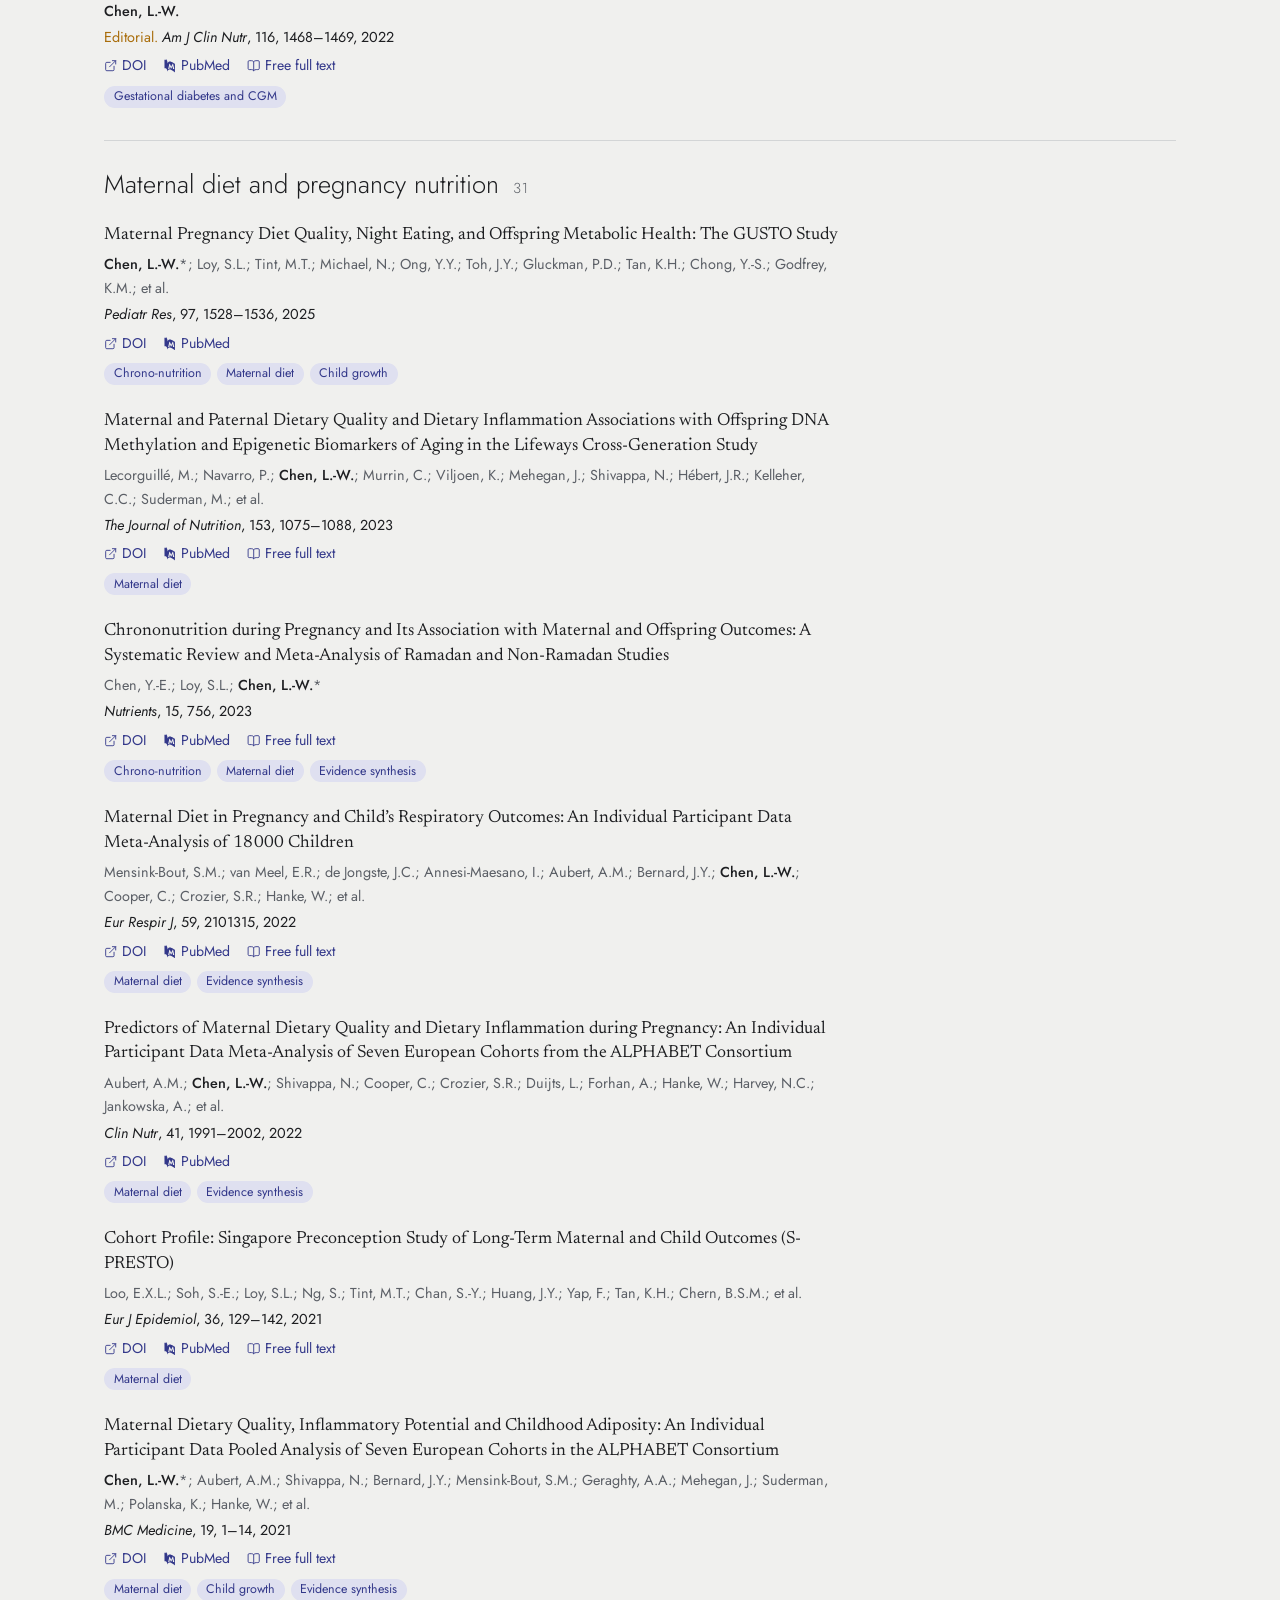
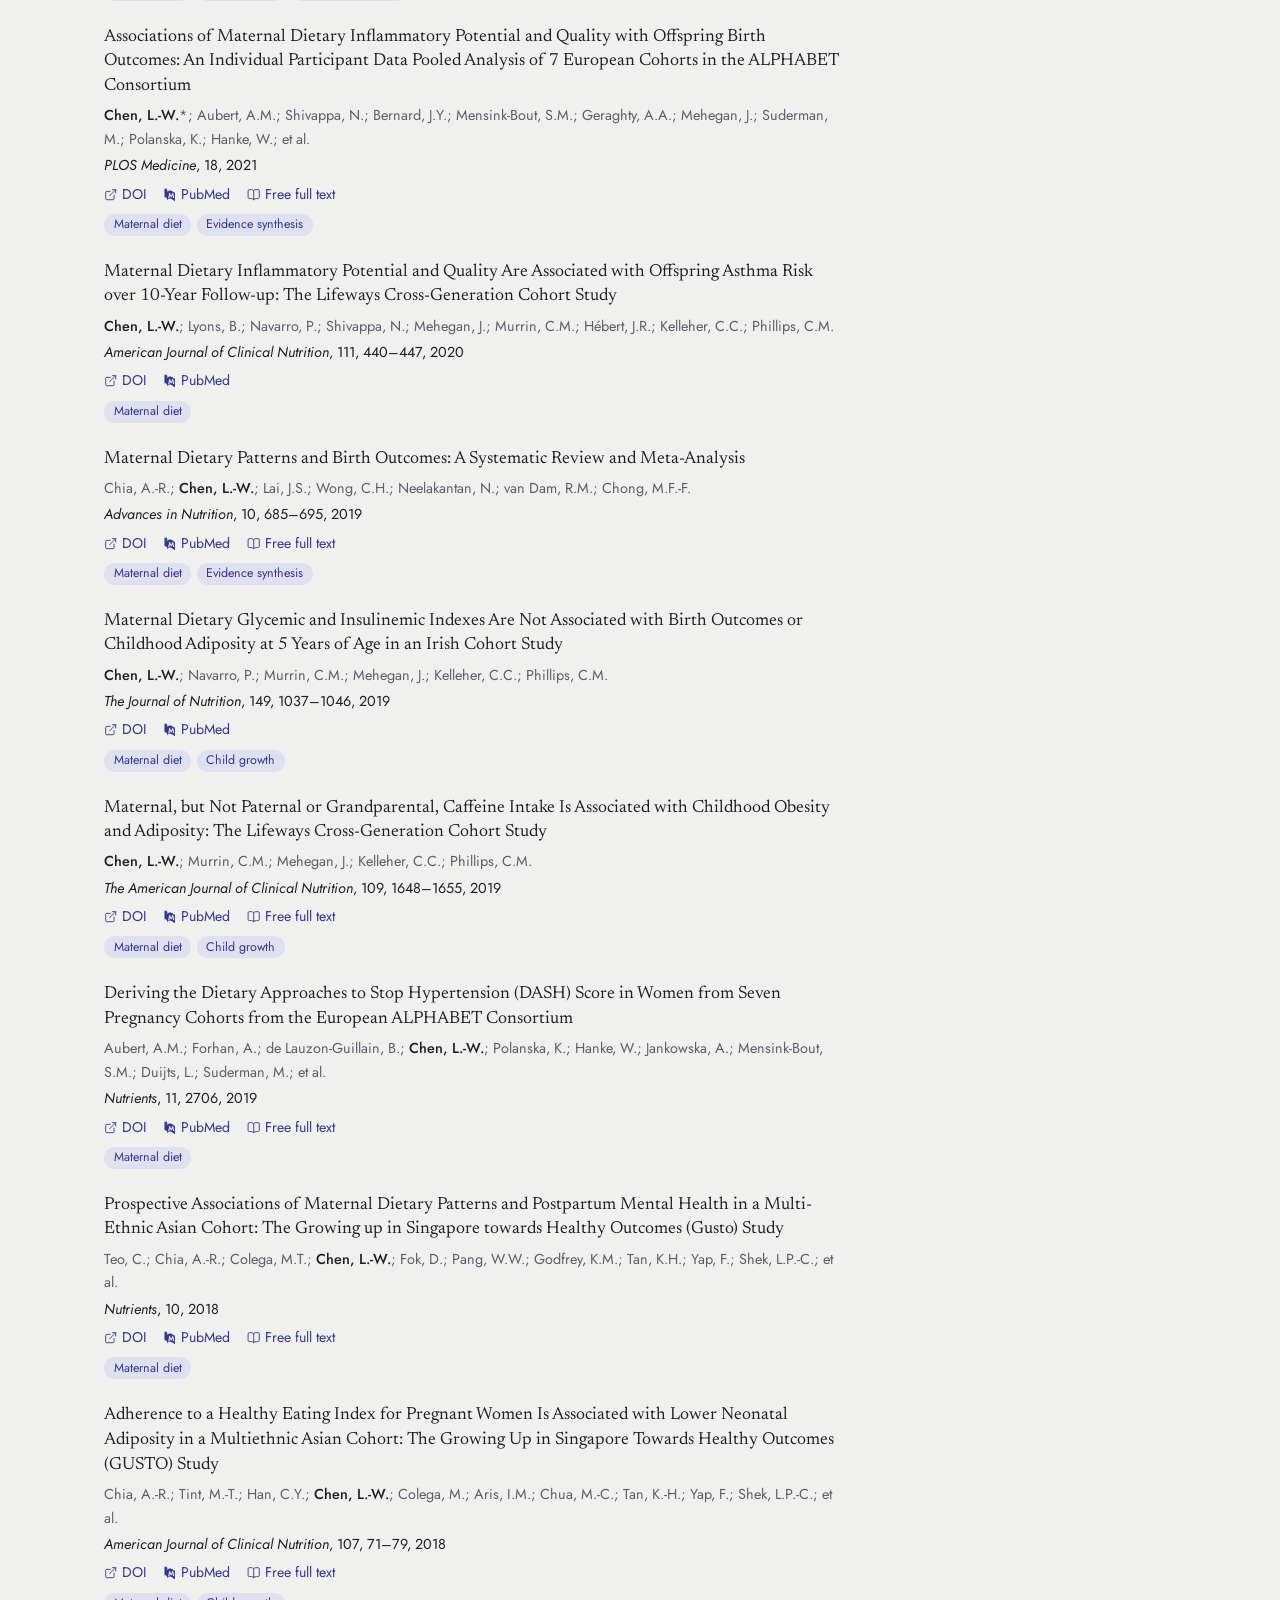
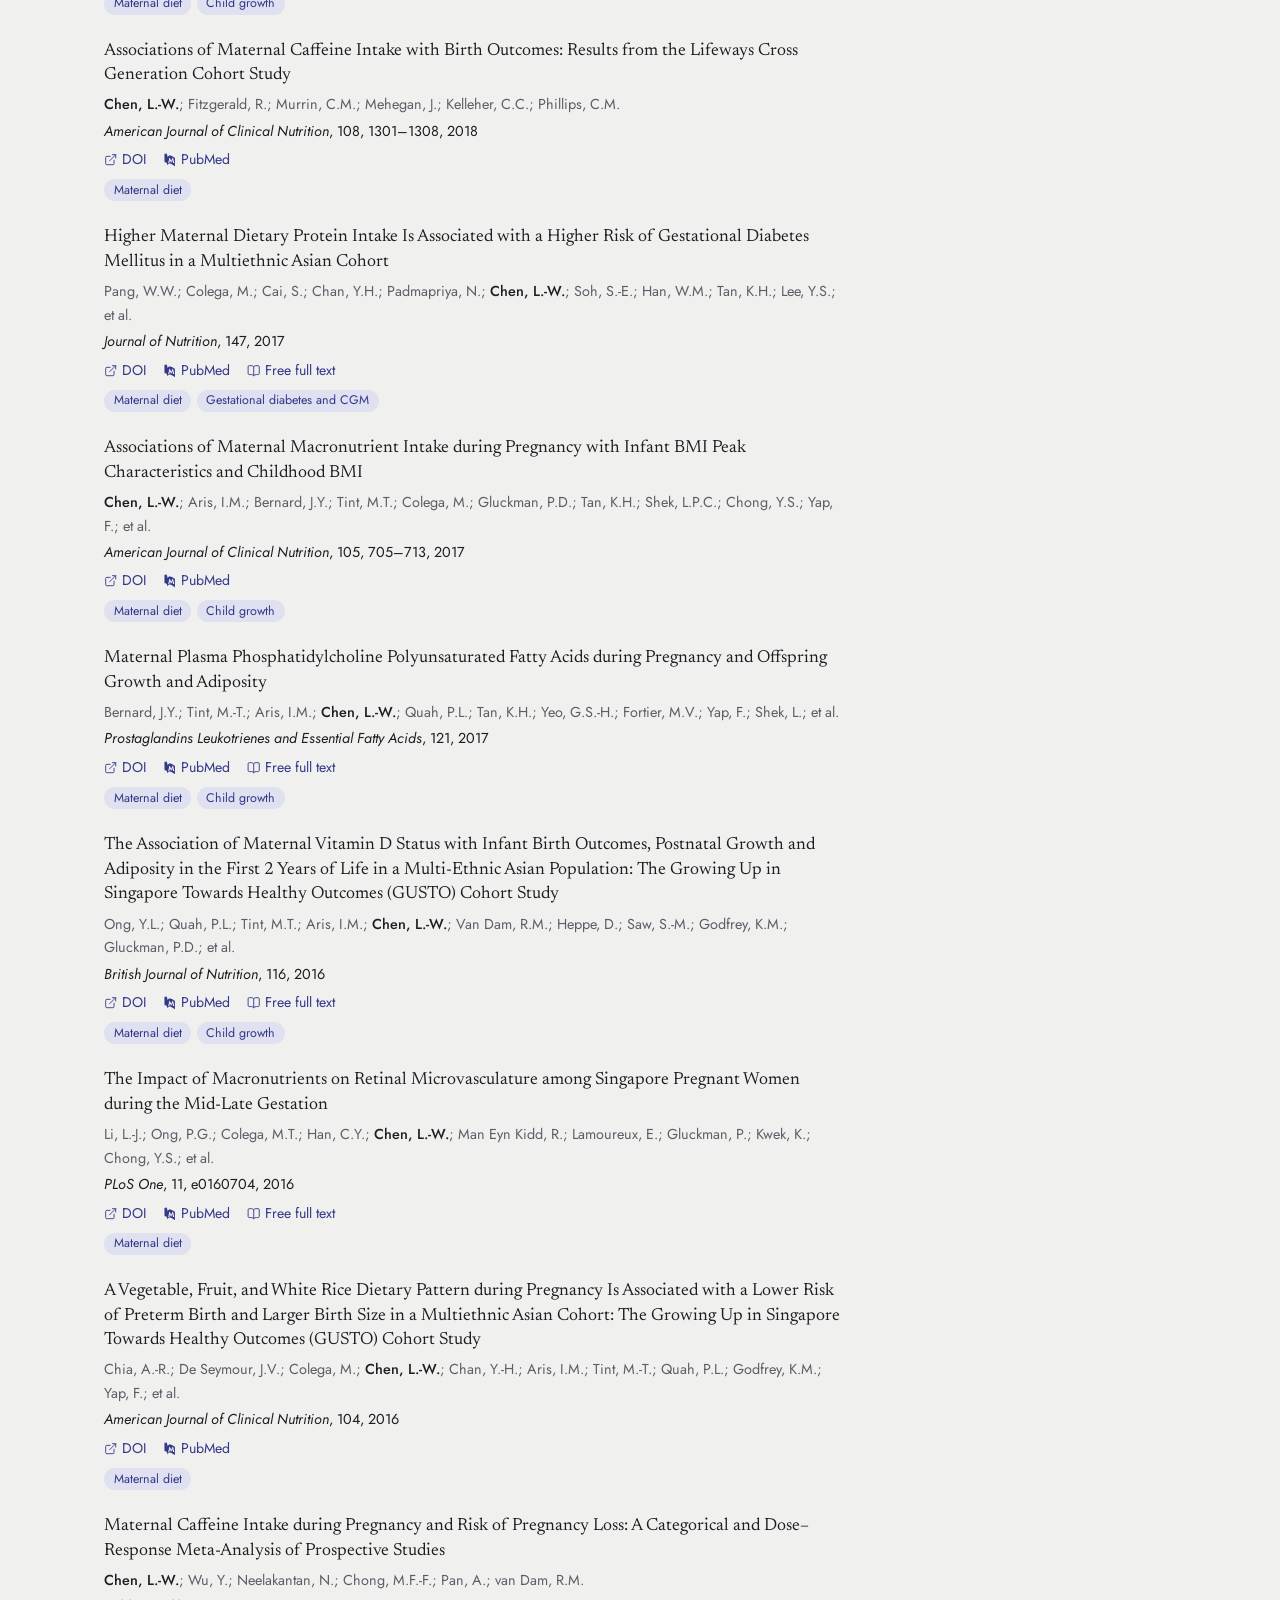
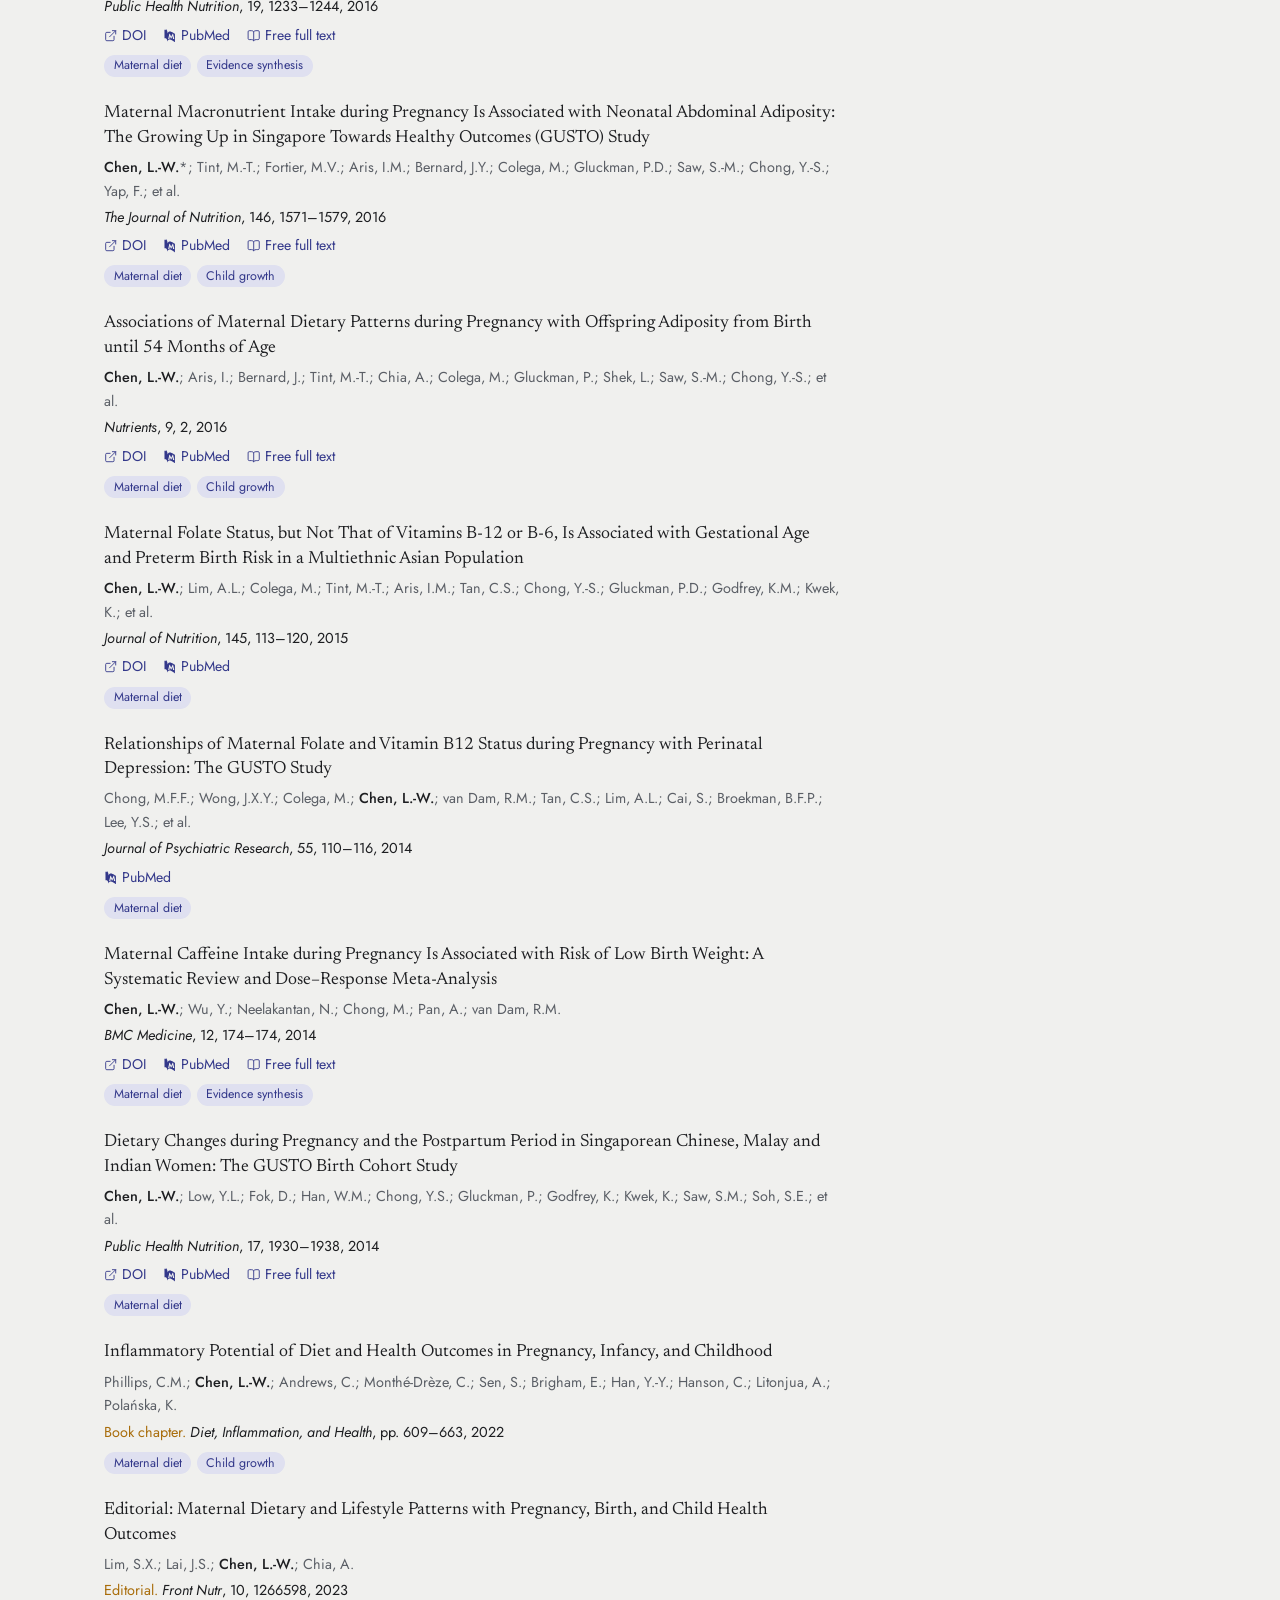
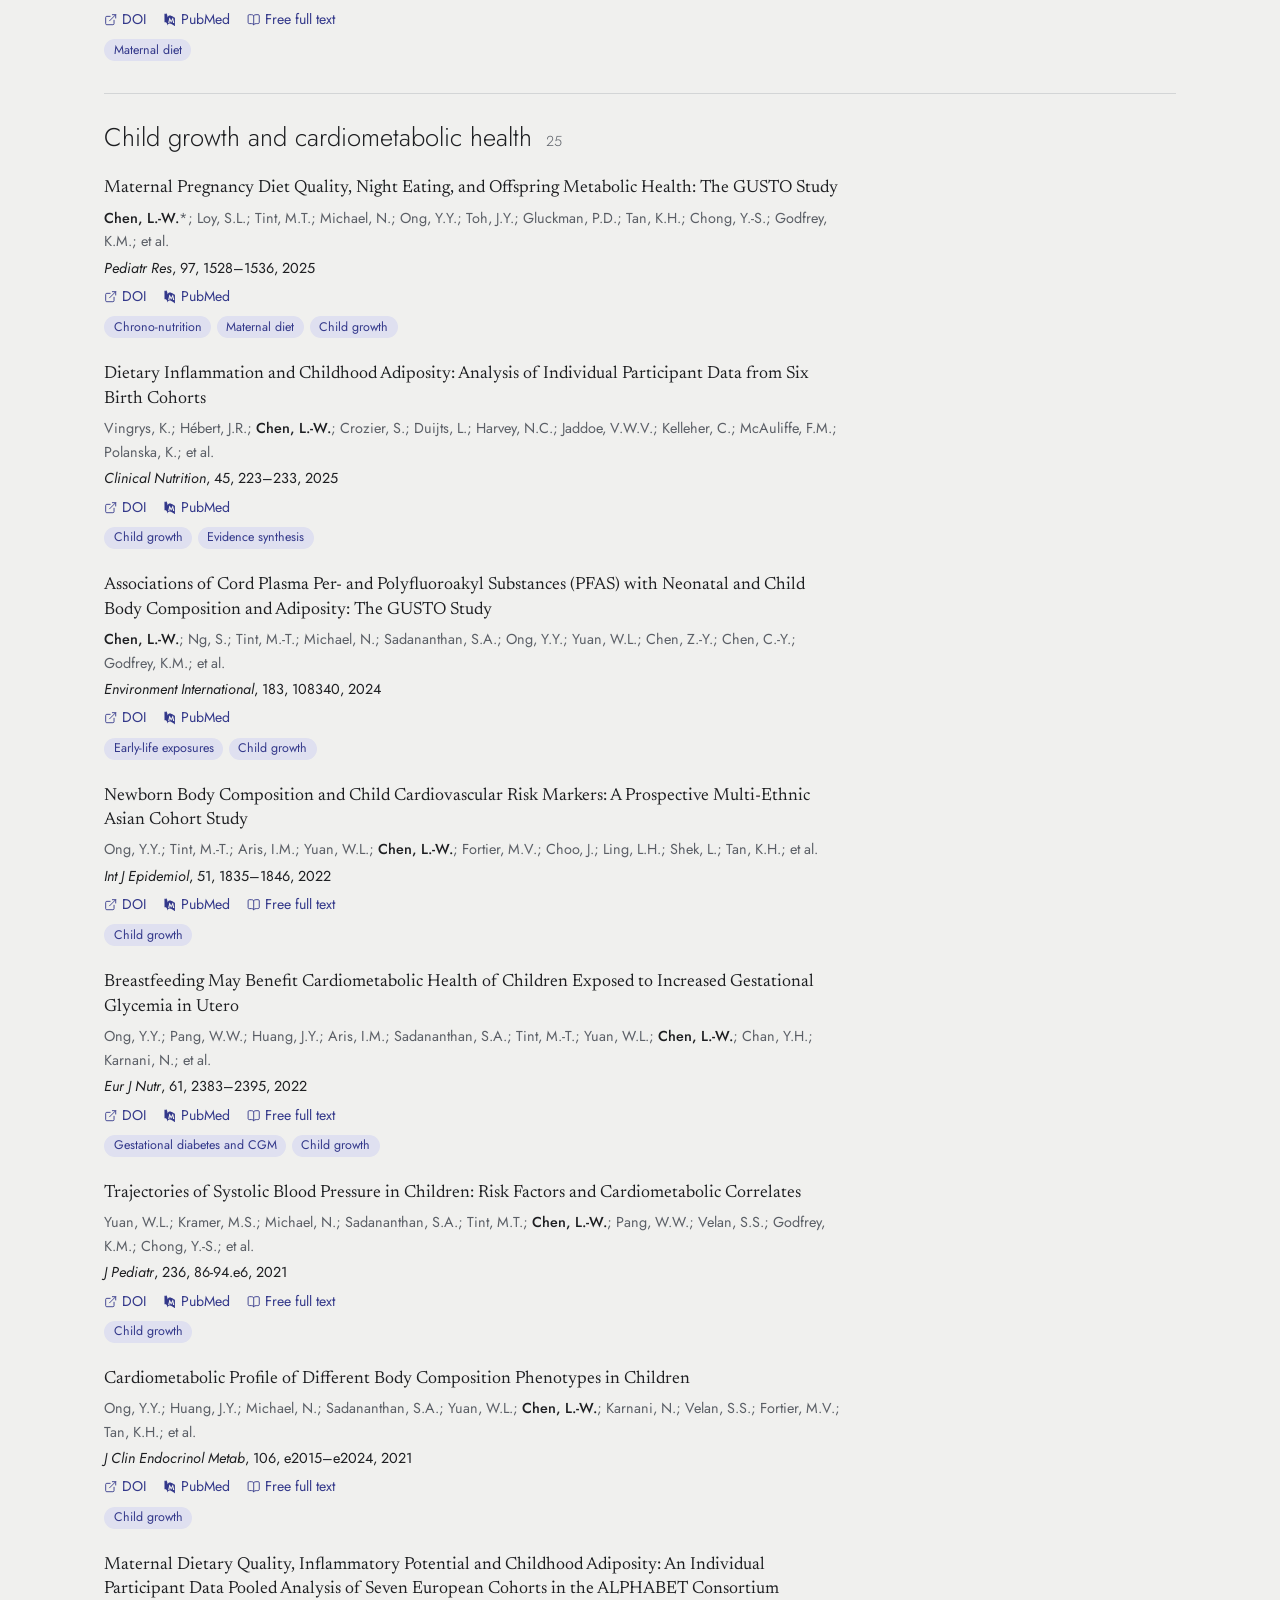
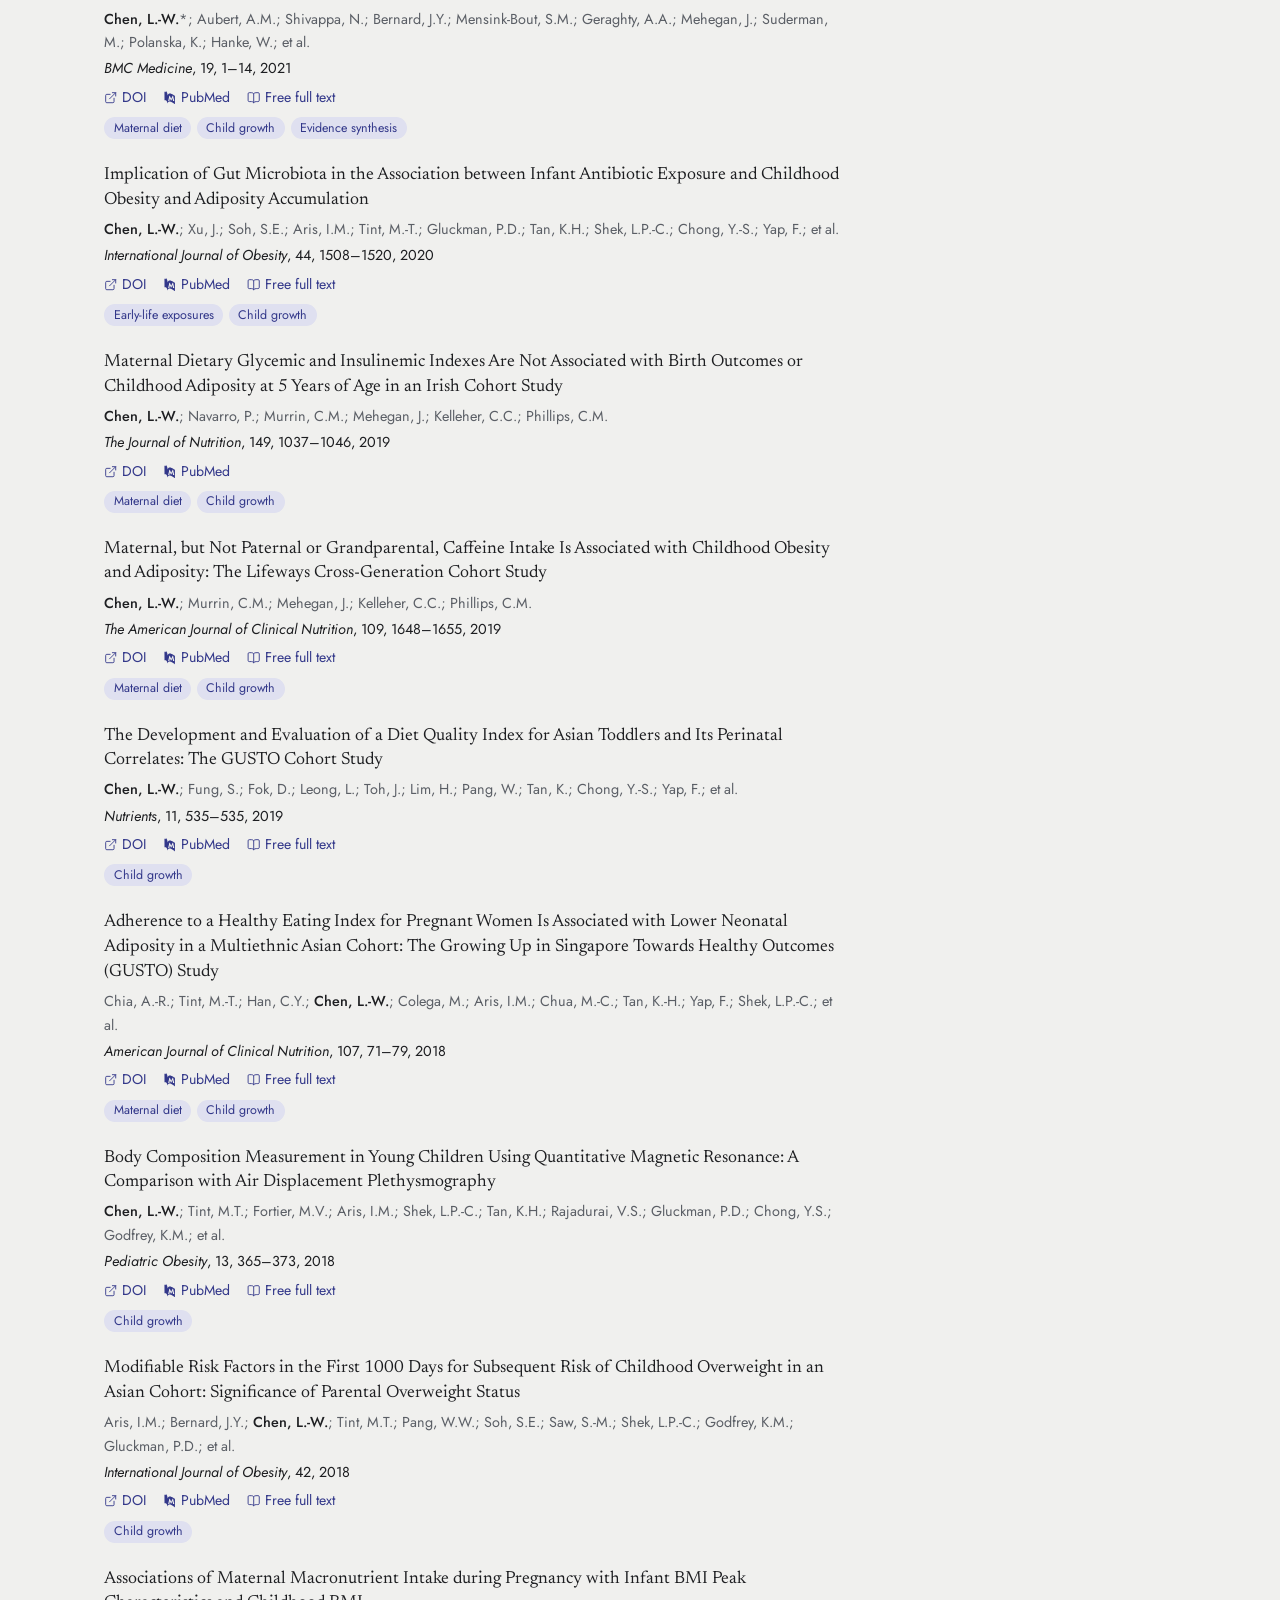
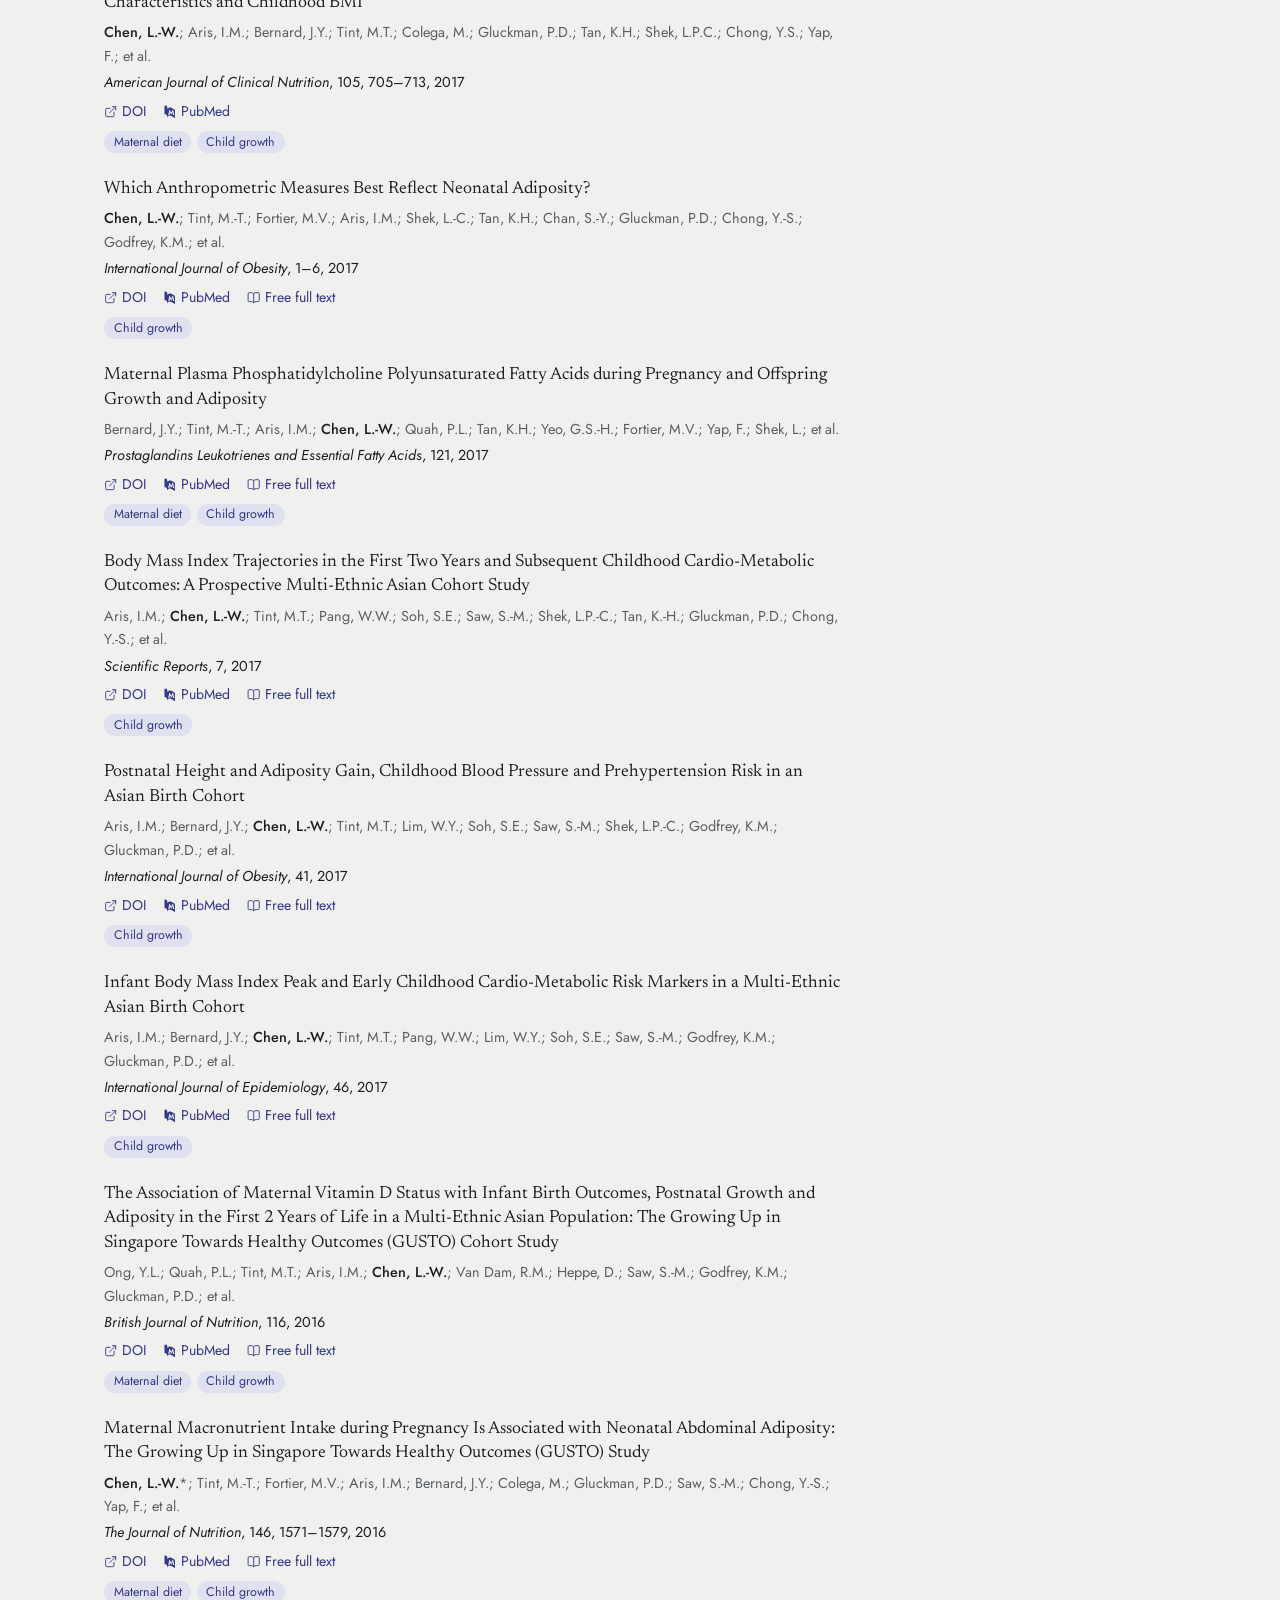
<file: publications.html>
<!doctype html>
<html lang="en">
<head>
  <meta charset="utf-8">
  <meta name="viewport" content="width=device-width, initial-scale=1">
  <title>Publications | Ling-Wei Chen</title>
  <meta name="description" content="Publications by Ling-Wei Chen on maternal diet, chrono-nutrition and gestational diabetes.">
  <meta name="theme-color" content="#f0f0ee" media="(prefers-color-scheme: light)">
  <meta name="theme-color" content="#15161a" media="(prefers-color-scheme: dark)">
  <link rel="icon" href="favicon.svg" type="image/svg+xml">
  <link rel="preconnect" href="https://fonts.googleapis.com">
  <link rel="preconnect" href="https://fonts.gstatic.com" crossorigin>
  <link rel="stylesheet" href="https://fonts.googleapis.com/css2?family=Jost:wght@300;400;500&family=Newsreader:ital,opsz,wght@0,6..72,400;0,6..72,500;1,6..72,400&display=swap">
  <link rel="stylesheet" href="style.css">
</head>
<body>
  <div id="site-header"></div>

  <main id="main">
    <section class="page-head">
      <div class="wrap">
        <h1>Publications</h1>
        <p class="lede"><span data-site="metrics.publications"></span> peer-reviewed publications, cited <span data-site="metrics.citations"></span> times (h-index <span data-site="metrics.hIndex"></span>, <span data-site="metrics.source"></span>, <span data-site="metrics.asOf"></span>). An asterisk marks the corresponding author. Citation counts per paper come from OpenAlex and update automatically.</p>
      </div>
    </section>
    <section class="section" data-render="publications">
      <div class="wrap">
        <div class="pub-tools">
          <input class="search" type="search" placeholder="Search titles, authors, journals" aria-label="Search publications" data-pub-search>
          <div class="segmented" role="group" aria-label="Type">
            <button type="button" data-pub-type="all" aria-pressed="true">All</button>
            <button type="button" data-pub-type="article" aria-pressed="false">Articles</button>
            <button type="button" data-pub-type="editorial" aria-pressed="false">Editorials</button>
            <button type="button" data-pub-type="letter" aria-pressed="false">Commentaries</button>
            <button type="button" data-pub-type="chapter" aria-pressed="false">Chapters</button>
          </div>
          <label class="check"><input type="checkbox" data-pub-led> First or corresponding author</label>
        </div>
        <div class="theme-chips" role="group" aria-label="Theme" data-pub-themes></div>
        <div class="pub-meta">
          <p class="pub-count" data-pub-count aria-live="polite"></p>
          <div class="group-toggle" role="group" aria-label="Group by">
            <span>Group by</span>
            <div class="segmented">
              <button type="button" data-pub-group="theme" aria-pressed="true">Theme</button>
              <button type="button" data-pub-group="year" aria-pressed="false">Year</button>
              <button type="button" data-pub-group="cited" aria-pressed="false">Most cited</button>
            </div>
          </div>
        </div>
        <div data-pub-list></div>
      </div>
    </section>

  </main>

  <div id="site-footer"></div>

  <!-- Your content is in the content-*.js files; script.js puts it on the page -->
  <script src="content-site.js"></script>
  <script src="content-news.js"></script>
  <script src="content-publications.js"></script>
  <script src="content-people.js"></script>
  <script src="content-grants.js"></script>
  <script src="content-cv.js"></script>
  <script src="script.js"></script>
</body>
</html>
</file>
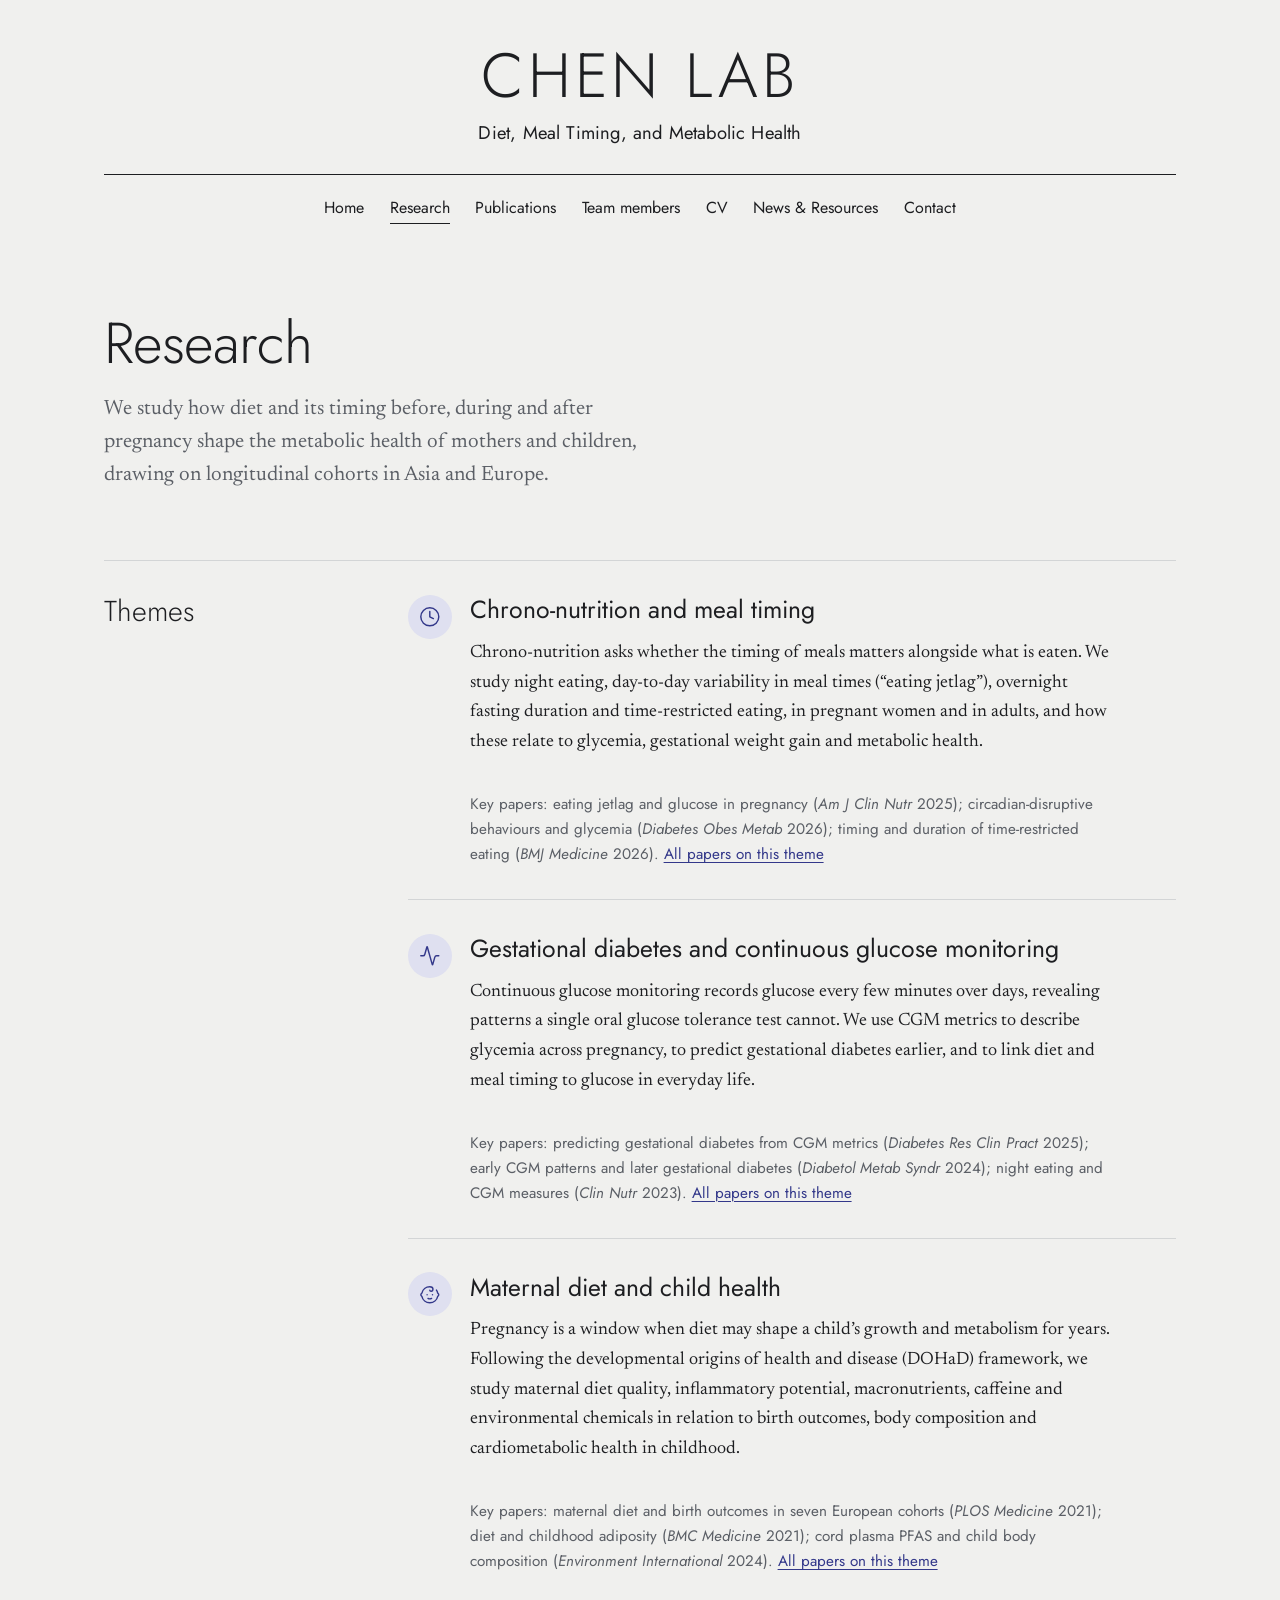
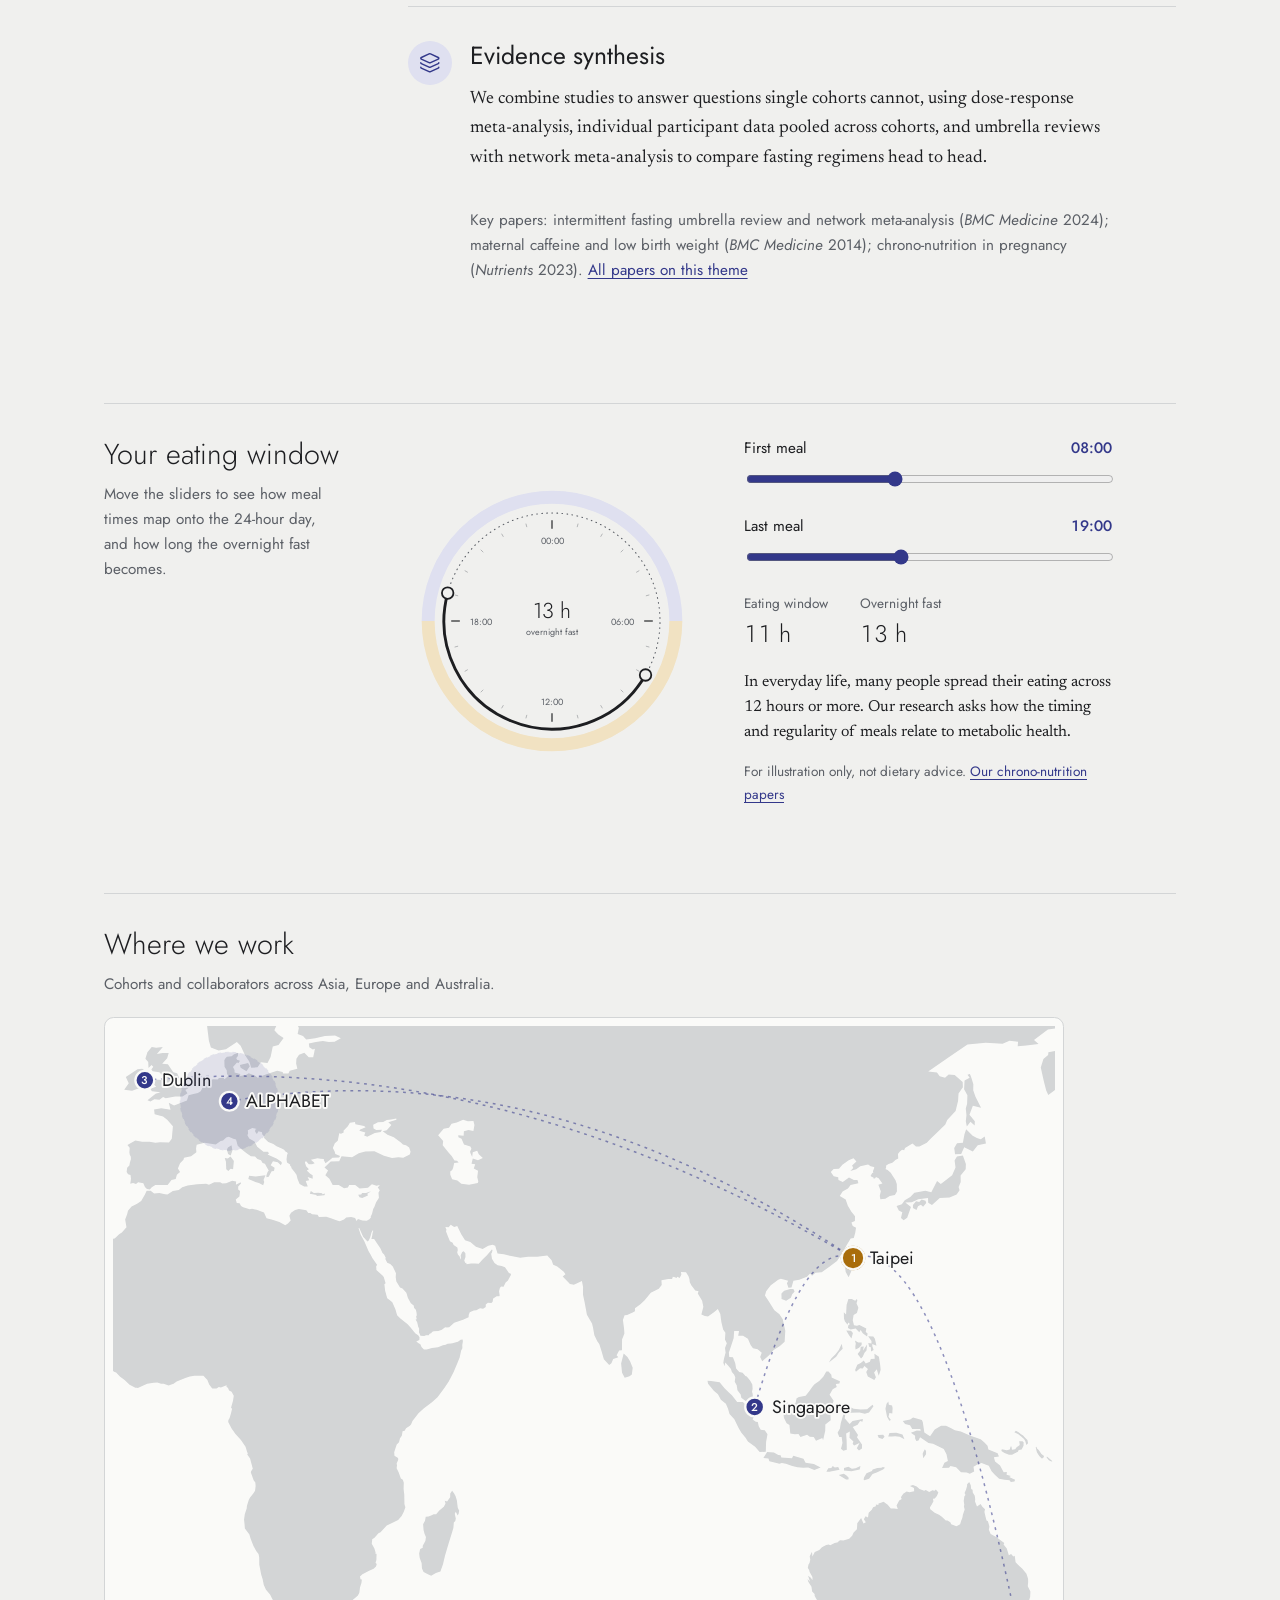
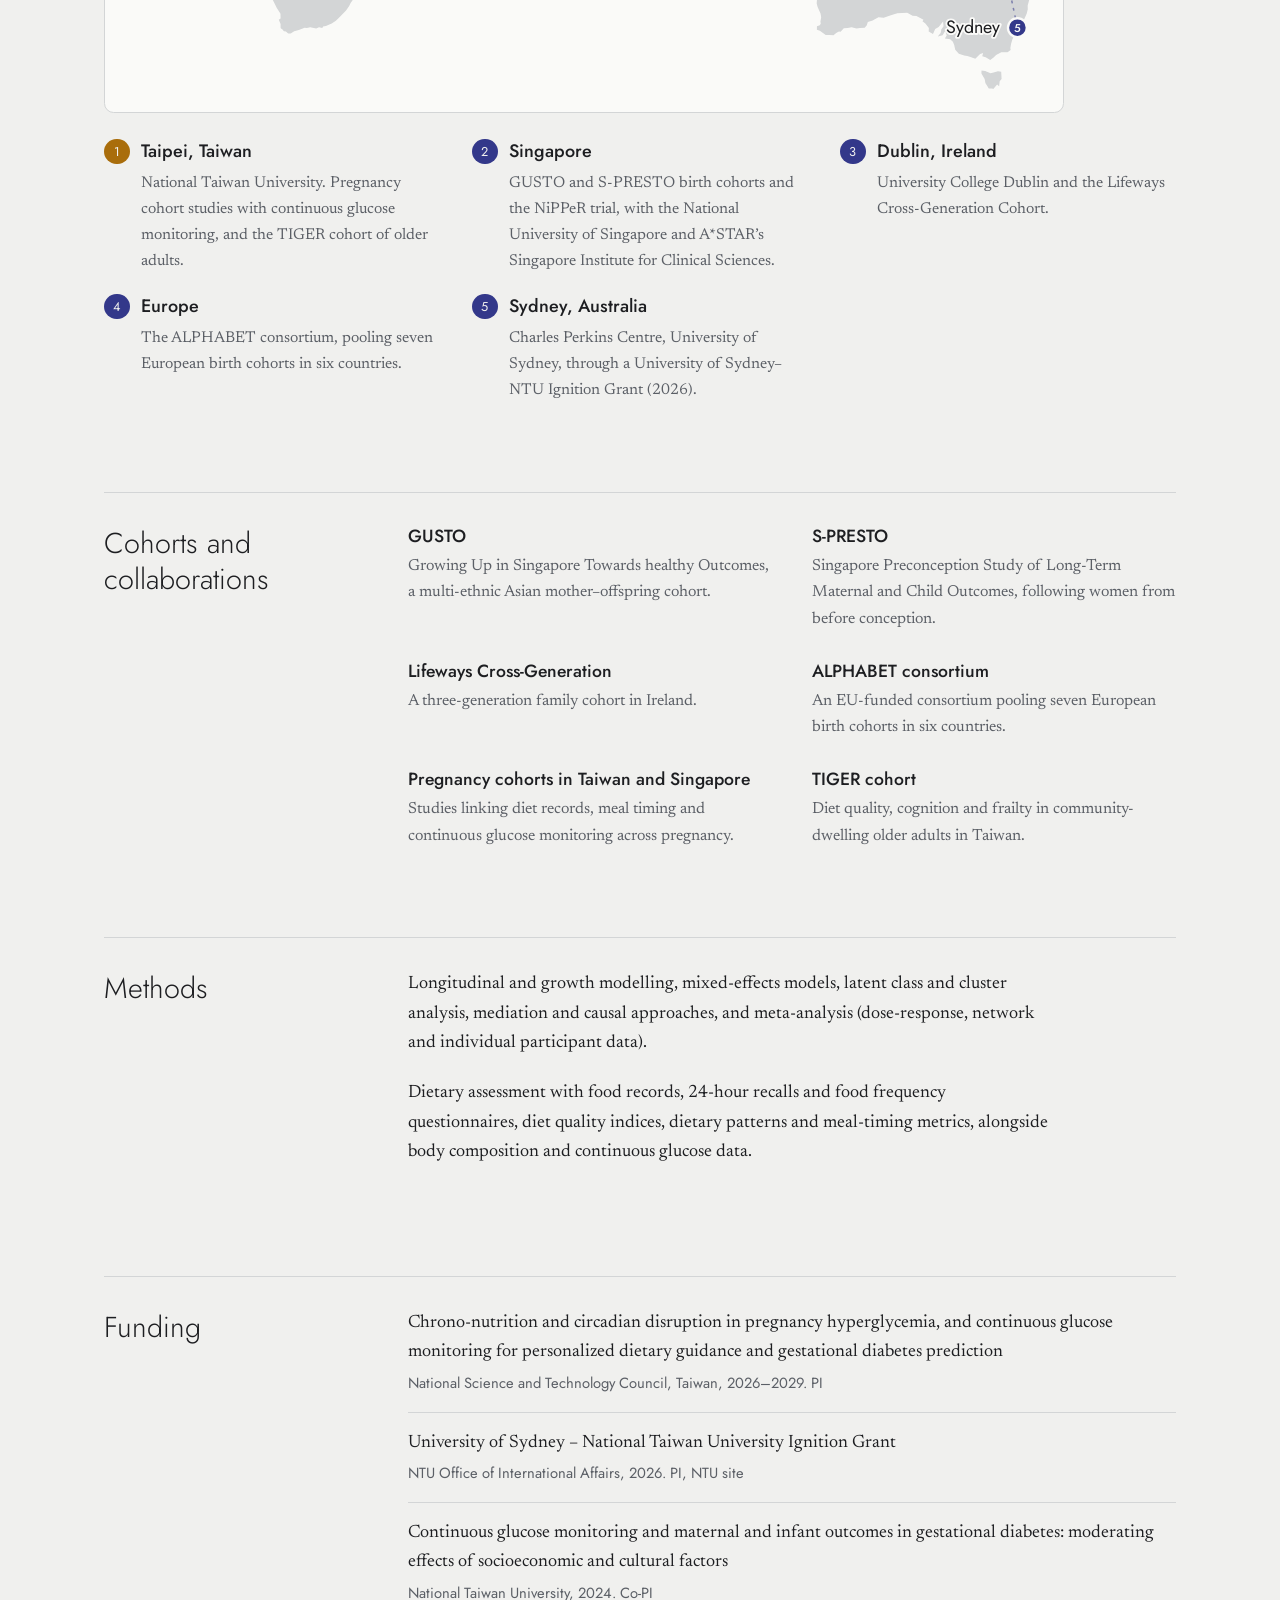
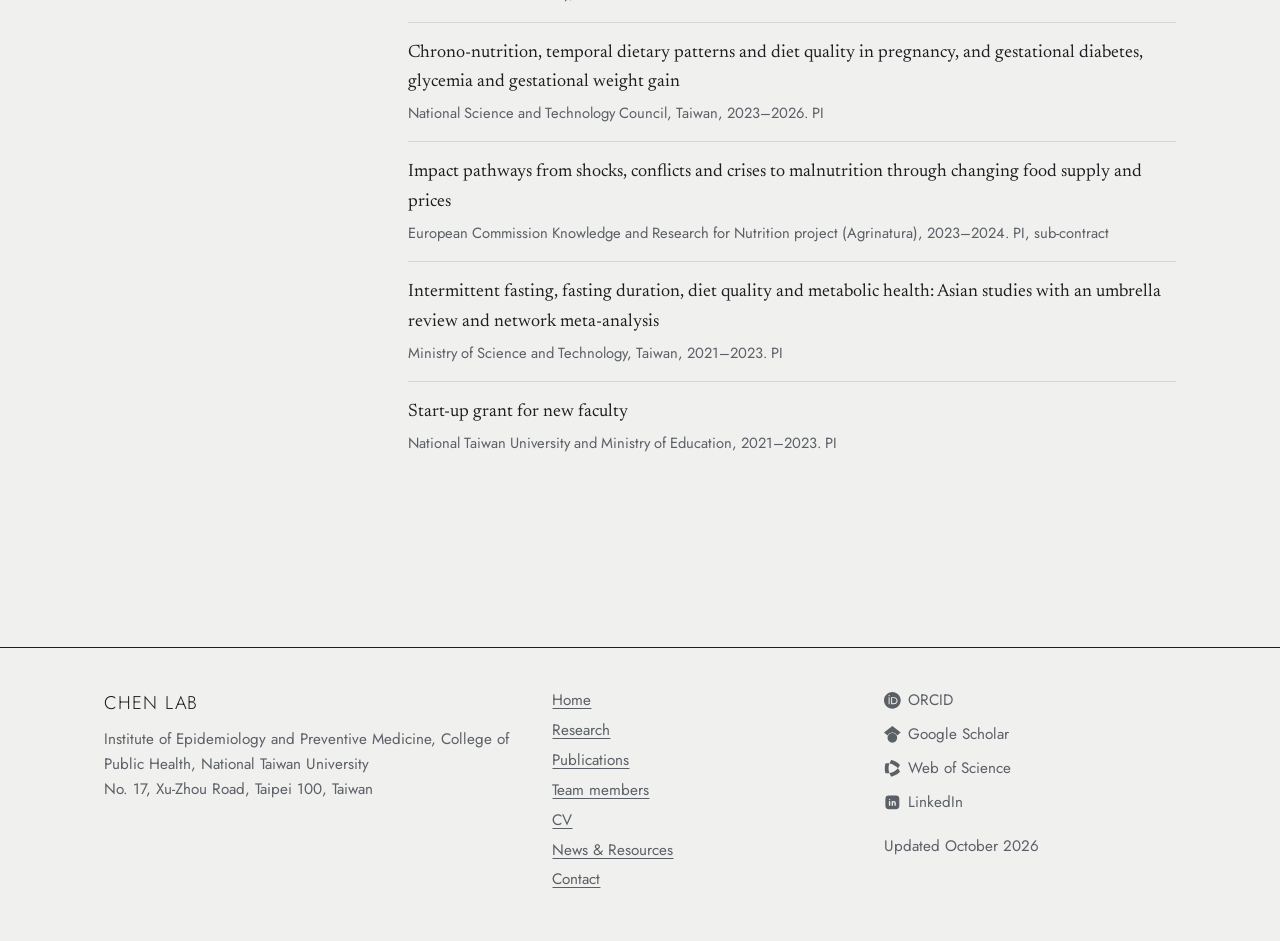
<file: research.html>
<!doctype html>
<html lang="en">
<head>
  <meta charset="utf-8">
  <meta name="viewport" content="width=device-width, initial-scale=1">
  <title>Research | Ling-Wei Chen</title>
  <meta name="description" content="Research on chrono-nutrition, gestational diabetes, continuous glucose monitoring and maternal diet.">
  <meta name="theme-color" content="#f0f0ee" media="(prefers-color-scheme: light)">
  <meta name="theme-color" content="#15161a" media="(prefers-color-scheme: dark)">
  <link rel="icon" href="favicon.svg" type="image/svg+xml">
  <link rel="preconnect" href="https://fonts.googleapis.com">
  <link rel="preconnect" href="https://fonts.gstatic.com" crossorigin>
  <link rel="stylesheet" href="https://fonts.googleapis.com/css2?family=Jost:wght@300;400;500&family=Newsreader:ital,opsz,wght@0,6..72,400;0,6..72,500;1,6..72,400&display=swap">
  <link rel="stylesheet" href="style.css">
</head>
<body>
  <div id="site-header"></div>

  <main id="main">
    <section class="page-head">
      <div class="wrap">
        <h1>Research</h1>
        <p class="lede">We study how diet and its timing before, during and after pregnancy shape the metabolic health of mothers and children, drawing on longitudinal cohorts in Asia and Europe.</p>
      </div>
    </section>
    <section class="section">
      <div class="wrap"><div class="split">
        <header>
          <h2>Themes</h2>
        </header>
        <div>
          <article class="theme-detail" data-icon="clock">
            <h3>Chrono-nutrition and meal timing</h3>
            <div class="prose"><p>Chrono-nutrition asks whether the timing of meals matters alongside what is eaten. We study night eating, day-to-day variability in meal times (“eating jetlag”), overnight fasting duration and time-restricted eating, in pregnant women and in adults, and how these relate to glycemia, gestational weight gain and metabolic health.</p></div>
            <p class="key-papers">Key papers: eating jetlag and glucose in pregnancy (<em>Am J Clin Nutr</em> 2025); circadian-disruptive behaviours and glycemia (<em>Diabetes Obes Metab</em> 2026); timing and duration of time-restricted eating (<em>BMJ Medicine</em> 2026). <a href="publications.html#chrono">All papers on this theme</a></p>
          </article>
          <article class="theme-detail" data-icon="glucose">
            <h3>Gestational diabetes and continuous glucose monitoring</h3>
            <div class="prose"><p>Continuous glucose monitoring records glucose every few minutes over days, revealing patterns a single oral glucose tolerance test cannot. We use CGM metrics to describe glycemia across pregnancy, to predict gestational diabetes earlier, and to link diet and meal timing to glucose in everyday life.</p></div>
            <p class="key-papers">Key papers: predicting gestational diabetes from CGM metrics (<em>Diabetes Res Clin Pract</em> 2025); early CGM patterns and later gestational diabetes (<em>Diabetol Metab Syndr</em> 2024); night eating and CGM measures (<em>Clin Nutr</em> 2023). <a href="publications.html#gdm">All papers on this theme</a></p>
          </article>
          <article class="theme-detail" data-icon="baby">
            <h3>Maternal diet and child health</h3>
            <div class="prose"><p>Pregnancy is a window when diet may shape a child’s growth and metabolism for years. Following the developmental origins of health and disease (DOHaD) framework, we study maternal diet quality, inflammatory potential, macronutrients, caffeine and environmental chemicals in relation to birth outcomes, body composition and cardiometabolic health in childhood.</p></div>
            <p class="key-papers">Key papers: maternal diet and birth outcomes in seven European cohorts (<em>PLOS Medicine</em> 2021); diet and childhood adiposity (<em>BMC Medicine</em> 2021); cord plasma PFAS and child body composition (<em>Environment International</em> 2024). <a href="publications.html#maternal">All papers on this theme</a></p>
          </article>
          <article class="theme-detail" data-icon="layers">
            <h3>Evidence synthesis</h3>
            <div class="prose"><p>We combine studies to answer questions single cohorts cannot, using dose-response meta-analysis, individual participant data pooled across cohorts, and umbrella reviews with network meta-analysis to compare fasting regimens head to head.</p></div>
            <p class="key-papers">Key papers: intermittent fasting umbrella review and network meta-analysis (<em>BMC Medicine</em> 2024); maternal caffeine and low birth weight (<em>BMC Medicine</em> 2014); chrono-nutrition in pregnancy (<em>Nutrients</em> 2023). <a href="publications.html#synthesis">All papers on this theme</a></p>
          </article>
        </div>
      </div></div>
    </section>
    <section class="section">
      <div class="wrap"><div class="split">
        <header>
          <h2>Your eating window</h2>
          <p>Move the sliders to see how meal times map onto the 24-hour day, and how long the overnight fast becomes.</p>
        </header>
        <div>
          <div class="explainer" data-render="explainer"></div>
        </div>
      </div></div>
    </section>
    <section class="section">
      <div class="wrap"><div class="split stacked">
        <header>
          <h2>Where we work</h2>
          <p>Cohorts and collaborators across Asia, Europe and Australia.</p>
        </header>
        <div>
          <div class="map" data-render="map"></div>
        </div>
      </div></div>
    </section>
    <section class="section">
      <div class="wrap"><div class="split">
        <header>
          <h2>Cohorts and collaborations</h2>
        </header>
        <div>
          <div class="cohorts">
            <div><h3>GUSTO</h3><p>Growing Up in Singapore Towards healthy Outcomes, a multi-ethnic Asian mother–offspring cohort.</p></div>
            <div><h3>S-PRESTO</h3><p>Singapore Preconception Study of Long-Term Maternal and Child Outcomes, following women from before conception.</p></div>
            <div><h3>Lifeways Cross-Generation</h3><p>A three-generation family cohort in Ireland.</p></div>
            <div><h3>ALPHABET consortium</h3><p>An EU-funded consortium pooling seven European birth cohorts in six countries.</p></div>
            <div><h3>Pregnancy cohorts in Taiwan and Singapore</h3><p>Studies linking diet records, meal timing and continuous glucose monitoring across pregnancy.</p></div>
            <div><h3>TIGER cohort</h3><p>Diet quality, cognition and frailty in community-dwelling older adults in Taiwan.</p></div>
          </div>
        </div>
      </div></div>
    </section>
    <section class="section">
      <div class="wrap"><div class="split">
        <header>
          <h2>Methods</h2>
        </header>
        <div>
          <div class="prose">
            <p>Longitudinal and growth modelling, mixed-effects models, latent class and cluster analysis, mediation and causal approaches, and meta-analysis (dose-response, network and individual participant data).</p>
            <p>Dietary assessment with food records, 24-hour recalls and food frequency questionnaires, diet quality indices, dietary patterns and meal-timing metrics, alongside body composition and continuous glucose data.</p>
          </div>
        </div>
      </div></div>
    </section>
    <section class="section">
      <div class="wrap"><div class="split">
        <header>
          <h2>Funding</h2>
        </header>
        <div>
          <ul class="plain-list" data-render="grants"></ul>
        </div>
      </div></div>
    </section>

  </main>

  <div id="site-footer"></div>

  <!-- Your content is in the content-*.js files; script.js puts it on the page -->
  <script src="content-site.js"></script>
  <script src="content-news.js"></script>
  <script src="content-publications.js"></script>
  <script src="content-people.js"></script>
  <script src="content-grants.js"></script>
  <script src="content-cv.js"></script>
  <script src="content-map.js"></script>
  <script src="script.js"></script>
</body>
</html>
</file>
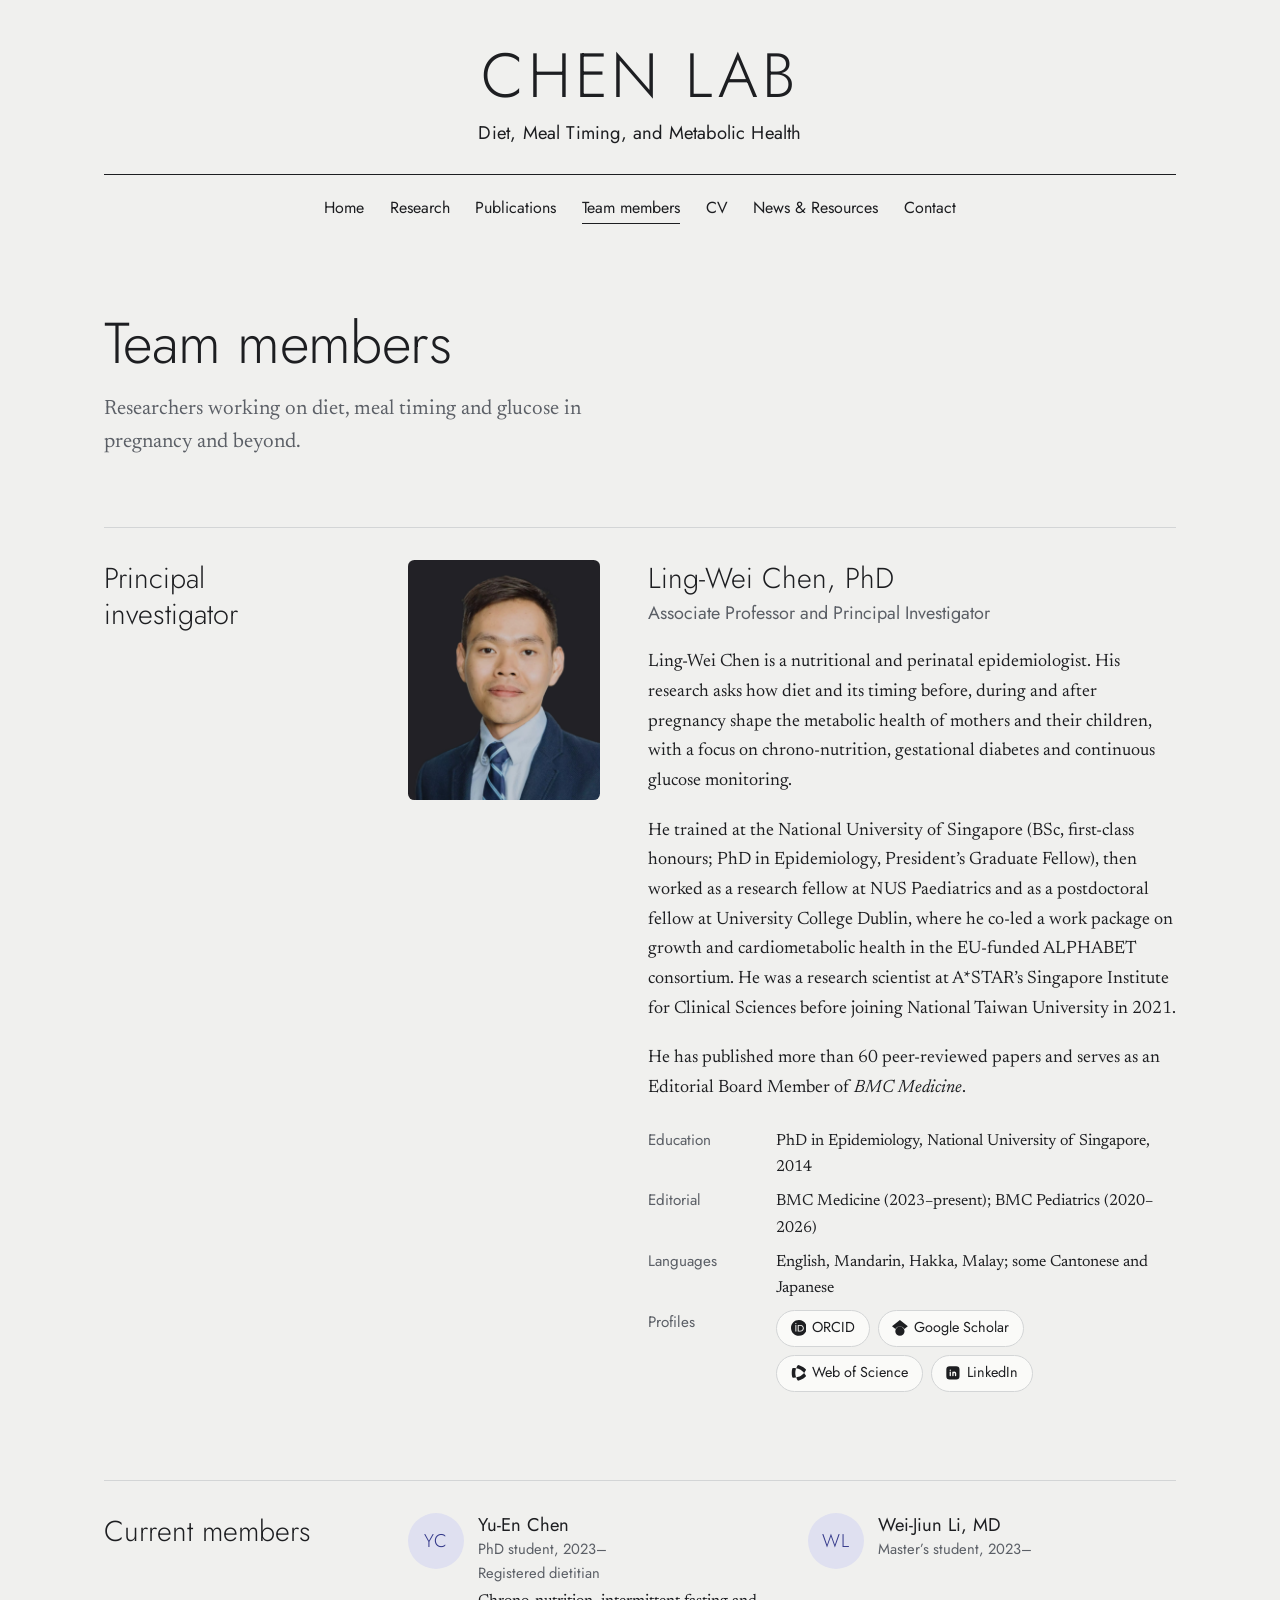
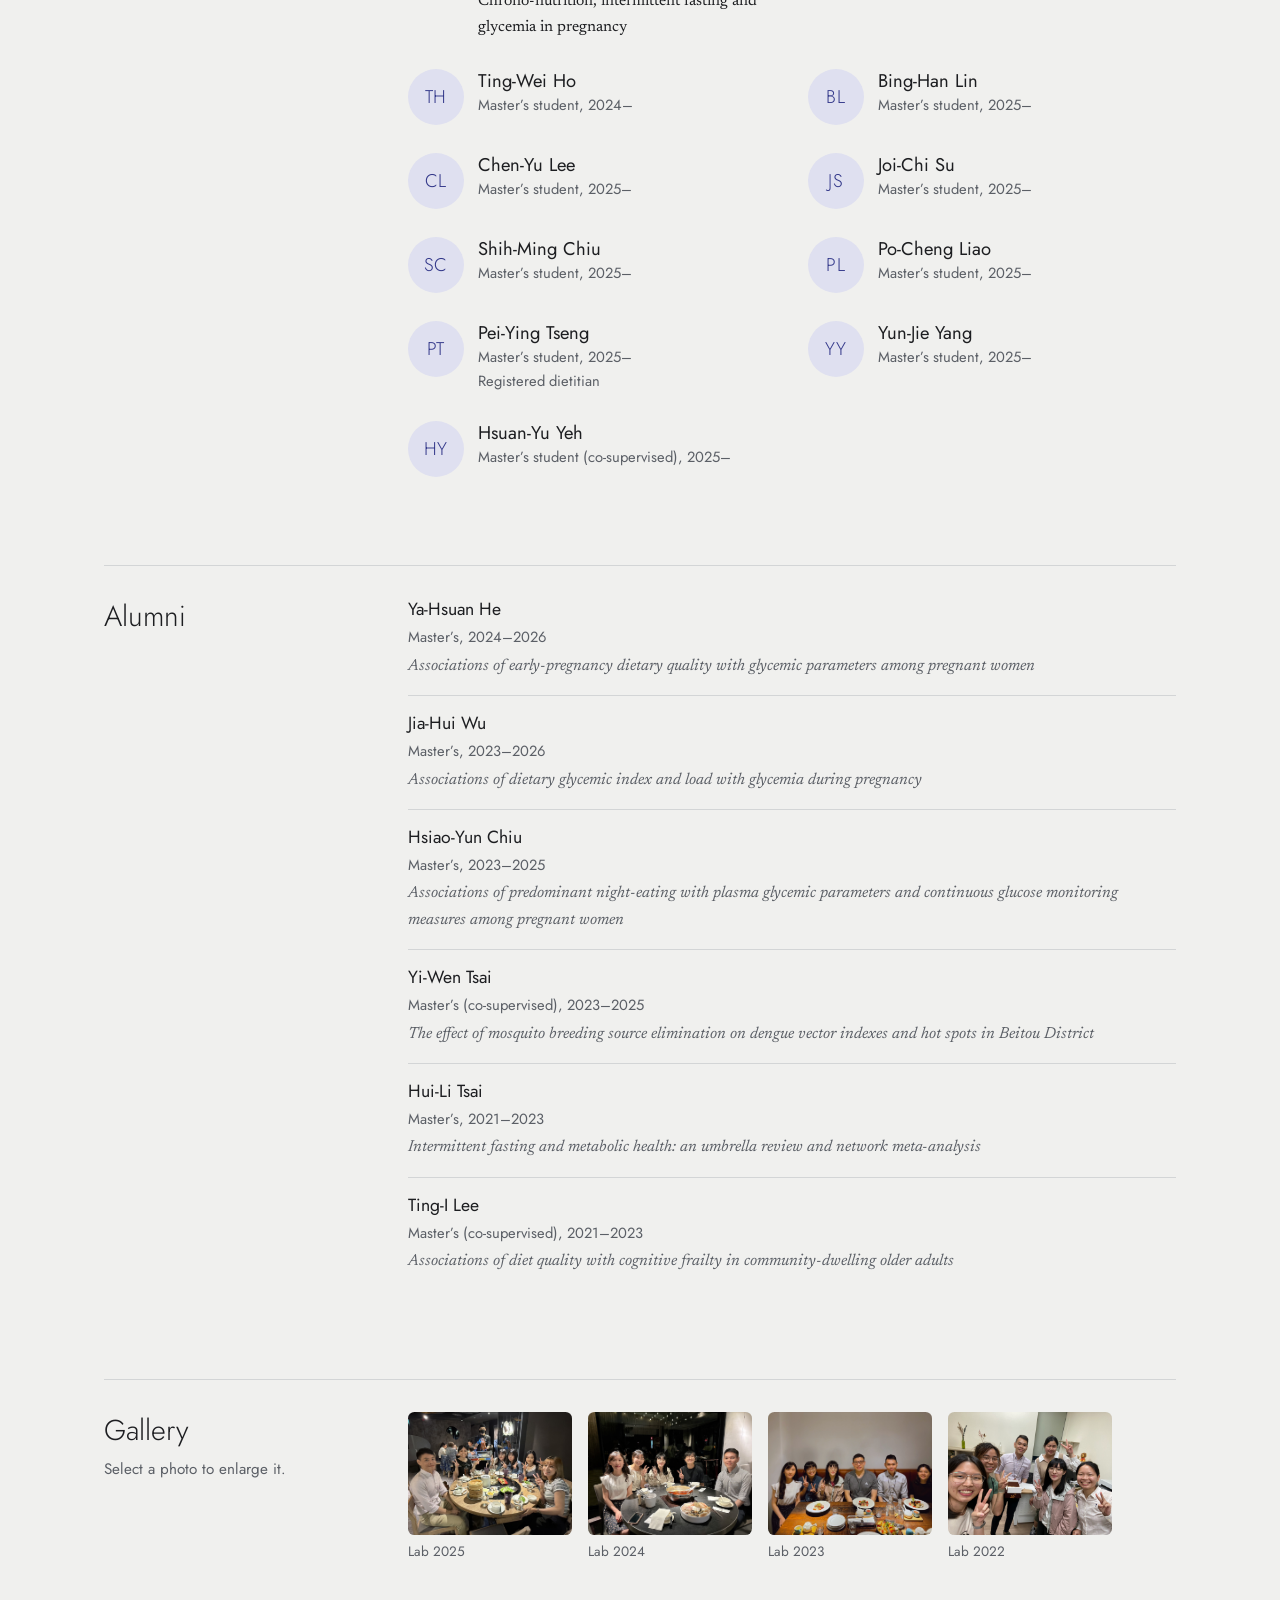
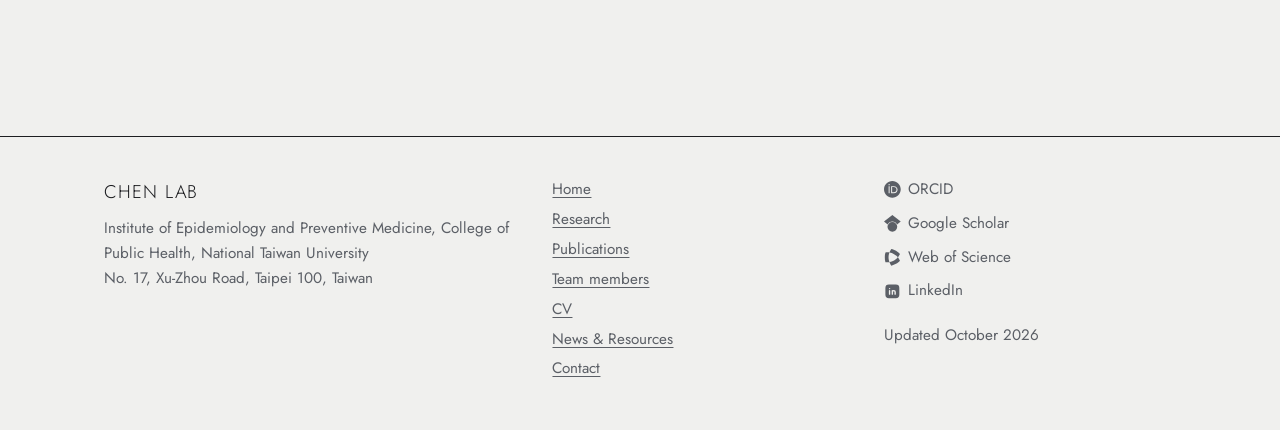
<file: team.html>
<!doctype html>
<html lang="en">
<head>
  <meta charset="utf-8">
  <meta name="viewport" content="width=device-width, initial-scale=1">
  <title>Team members | Ling-Wei Chen</title>
  <meta name="description" content="Team members and alumni.">
  <meta name="theme-color" content="#f0f0ee" media="(prefers-color-scheme: light)">
  <meta name="theme-color" content="#15161a" media="(prefers-color-scheme: dark)">
  <link rel="icon" href="favicon.svg" type="image/svg+xml">
  <link rel="preconnect" href="https://fonts.googleapis.com">
  <link rel="preconnect" href="https://fonts.gstatic.com" crossorigin>
  <link rel="stylesheet" href="https://fonts.googleapis.com/css2?family=Jost:wght@300;400;500&family=Newsreader:ital,opsz,wght@0,6..72,400;0,6..72,500;1,6..72,400&display=swap">
  <link rel="stylesheet" href="style.css">
</head>
<body>
  <div id="site-header"></div>

  <main id="main">
    <section class="page-head">
      <div class="wrap">
        <h1>Team members</h1>
        <p class="lede">Researchers working on diet, meal timing and glucose in pregnancy and beyond.</p>
      </div>
    </section>
    <section class="section">
      <div class="wrap"><div class="split">
        <header>
          <h2>Principal investigator</h2>
        </header>
        <div>
          <div data-render="pi"></div>
        </div>
      </div></div>
    </section>
    <section class="section">
      <div class="wrap"><div class="split">
        <header>
          <h2>Current members</h2>
        </header>
        <div>
          <ul class="member-grid" data-render="members"></ul>
        </div>
      </div></div>
    </section>
    <section class="section">
      <div class="wrap"><div class="split">
        <header>
          <h2>Alumni</h2>
        </header>
        <div>
          <ul class="plain-list alumni" data-render="alumni"></ul>
        </div>
      </div></div>
    </section>
    <section class="section" hidden>
      <div class="wrap"><div class="split">
        <header>
          <h2>Gallery</h2>
          <p>Select a photo to enlarge it.</p>
        </header>
        <div>
          <ul class="gallery" data-render="gallery"></ul>
        </div>
      </div></div>
    </section>

  </main>

  <div id="site-footer"></div>

  <!-- Your content is in the content-*.js files; script.js puts it on the page -->
  <script src="content-site.js"></script>
  <script src="content-news.js"></script>
  <script src="content-publications.js"></script>
  <script src="content-people.js"></script>
  <script src="content-grants.js"></script>
  <script src="content-cv.js"></script>
  <script src="script.js"></script>
</body>
</html>
</file>
<file: style.css>
/* ===========================================================
   Ling-Wei Chen — stylesheet
   Colours and fonts are defined once here. Change a value to
   restyle the whole site. Dark-mode values follow below.
   =========================================================== */

:root {
  --paper: #f0f0ee;
  --surface: #fafaf8;
  --ink: #1d1e21;
  --muted: #5b5f66;
  --rule: #d3d5d6;
  --night: #33388a;        /* links, clock hand, night band */
  --night-soft: #dfe0f0;
  --day: #a96d0b;          /* daylight band, small markers */
  --day-soft: #f1e2c2;
  --j1: #33388a;           /* career journey: one colour per country */
  --j2: #3f7d6b;
  --j3: #b9790f;
  --j4: #8a3f5f;

  --sans: "Jost", "Noto Sans TC", "Futura", "Avenir Next", system-ui, sans-serif;
  --serif: "Newsreader", "Noto Serif TC", Georgia, "Times New Roman", serif;

  --wrap: 72rem;
  --gutter: clamp(1.25rem, 4vw, 2.5rem);
  --space: clamp(3rem, 7vw, 5.5rem);

  color-scheme: light;
}

@media (prefers-color-scheme: dark) {
  :root {
    --paper: #15161a;
    --surface: #1c1d23;
    --ink: #e8e8ea;
    --muted: #a0a3aa;
    --rule: #2e3037;
    --night: #a9adf4;
    --night-soft: #272a4c;
    --day: #e4ad4d;
    --day-soft: #3a3121;
    --j1: #a9adf4;
    --j2: #7cc2ad;
    --j3: #e4ad4d;
    --j4: #e08fb1;
    color-scheme: dark;
  }
}

/* ---------- Base ---------- */

*, *::before, *::after { box-sizing: border-box; }
html { -webkit-text-size-adjust: 100%; }

body {
  margin: 0;
  background: var(--paper);
  color: var(--ink);
  font-family: var(--serif);
  font-size: 1.125rem;
  line-height: 1.65;
  -webkit-font-smoothing: antialiased;
}

img { max-width: 100%; display: block; }

a {
  color: var(--night);
  text-decoration: underline;
  text-decoration-thickness: 1px;
  text-underline-offset: 0.2em;
}
a:hover { text-decoration-thickness: 2px; }

:focus-visible { outline: 2px solid var(--night); outline-offset: 3px; border-radius: 2px; }

h1, h2, h3 { margin: 0; font-family: var(--sans); font-weight: 300; }

h1 {
  font-size: clamp(2.2rem, 5vw, 3.6rem);
  line-height: 1.1;
  letter-spacing: -0.01em;
}
h2 { font-size: clamp(1.45rem, 2.4vw, 1.8rem); line-height: 1.25; }
h3 { font-size: 1.1rem; font-weight: 500; line-height: 1.35; }

p { margin: 0 0 1em; }
p:last-child { margin-bottom: 0; }

.wrap { max-width: var(--wrap); margin-inline: auto; padding-inline: var(--gutter); }
.muted { color: var(--muted); }
.ui { font-family: var(--sans); }

.skip-link {
  position: absolute; left: -999px; top: 0.5rem;
  background: var(--surface); padding: 0.5rem 1rem; z-index: 100;
  font-family: var(--sans);
}
.skip-link:focus { left: 0.5rem; }

/* ---------- Header: centred name, hairline, menu ---------- */

.site-header { font-family: var(--sans); }

.masthead {
  text-align: center;
  padding-block: clamp(1.75rem, 4vw, 2.75rem) clamp(1.1rem, 2.5vw, 1.6rem);
  border-bottom: 1px solid var(--ink);
}
.wordmark { color: var(--ink); text-decoration: none; display: inline-block; }
.wordmark-name {
  display: block;
  font-weight: 300;
  font-size: clamp(2rem, 6vw, 3.9rem);
  line-height: 1;
  letter-spacing: 0.06em;
  text-transform: uppercase;
}
.wordmark-sub {
  display: block;
  margin-top: 0.7rem;
  font-size: clamp(0.95rem, 1.6vw, 1.15rem);
  color: var(--ink);
  letter-spacing: 0.01em;
}
.home .wordmark-name { font-size: clamp(2.3rem, 7.5vw, 4.8rem); }

.menu-row {
  display: flex;
  align-items: center;
  justify-content: space-between;
  gap: 1rem 2rem;
  padding-block: 1.1rem;
}
.menu-email { color: var(--ink); text-decoration: none; font-size: 0.98rem; white-space: nowrap; }
.menu-email:hover { color: var(--night); }

.site-nav ul { display: flex; flex-wrap: wrap; gap: 0.25rem clamp(1rem, 2vw, 1.75rem); list-style: none; margin: 0; padding: 0; }
.site-nav a {
  color: var(--ink);
  text-decoration: none;
  font-size: 1rem;
  padding-block: 0.3rem;
  border-bottom: 1px solid transparent;
}
.site-nav a:hover { border-bottom-color: var(--muted); }
.site-nav a[aria-current="page"] { border-bottom-color: var(--ink); }

.nav-toggle {
  display: none;
  background: none;
  border: 1px solid var(--ink);
  color: var(--ink);
  font: inherit;
  font-size: 0.95rem;
  padding: 0.35rem 1rem;
  border-radius: 999px;
  cursor: pointer;
}

@media (max-width: 60rem) {
  .menu-row { flex-wrap: wrap; }
  .nav-toggle { display: block; }
  .site-nav { display: none; width: 100%; }
  .site-nav.open { display: block; }
  .site-nav ul { flex-direction: column; gap: 0; }
  .site-nav li { border-top: 1px solid var(--rule); }
  .site-nav a { display: block; padding: 0.75rem 0; border-bottom: 0; }
  .site-nav a[aria-current="page"] { font-weight: 500; }
}

/* ---------- Hero (home) ---------- */

.hero .wrap {
  display: grid;
  grid-template-columns: minmax(0, 1.2fr) minmax(0, 1fr);
  gap: clamp(2rem, 6vw, 5rem);
  align-items: center;
  padding-block: clamp(2rem, 5vw, 4rem) clamp(3rem, 7vw, 5.5rem);
}
.hero h1 { max-width: 16ch; }

.lede {
  font-size: clamp(1.15rem, 1.7vw, 1.3rem);
  line-height: 1.6;
  color: var(--muted);
  max-width: 34rem;
  margin-top: 1.5rem;
}

.actions { display: flex; flex-wrap: wrap; gap: 0.75rem; margin-top: 2rem; }

.button {
  display: inline-block;
  font-family: var(--sans);
  font-size: 0.98rem;
  padding: 0.6rem 1.3rem;
  border-radius: 999px;
  text-decoration: none;
  border: 1px solid var(--ink);
  color: var(--ink);
}
.button:hover { background: var(--ink); color: var(--paper); }
.button.primary { background: var(--ink); color: var(--paper); }
.button.primary:hover { background: var(--night); border-color: var(--night); }

.dial-figure { margin: 0; justify-self: center; width: 100%; max-width: 25rem; }
.dial-figure svg { width: 100%; height: auto; overflow: visible; }
.dial-figure figcaption {
  font-family: var(--sans);
  font-size: 0.9rem;
  color: var(--muted);
  text-align: center;
  margin: 1rem auto 0;
  max-width: 23rem;
}
.dial-key {
  display: flex; justify-content: center; flex-wrap: wrap;
  gap: 0.4rem 1.1rem; margin-top: 0.6rem;
  font-family: var(--sans); font-size: 0.82rem; color: var(--muted);
}
.dial-key span { display: inline-flex; align-items: center; gap: 0.45rem; }
.swatch { width: 0.95rem; height: 0.4rem; border-radius: 2px; display: inline-block; }
.swatch.day { background: var(--day-soft); box-shadow: inset 0 0 0 1px var(--day); }
.swatch.night { background: var(--night-soft); box-shadow: inset 0 0 0 1px var(--night); }
.swatch.eat { background: var(--ink); height: 0.2rem; }

.dial .eat-arc { stroke-dasharray: var(--len); stroke-dashoffset: var(--len); animation: draw 1.6s 0.3s cubic-bezier(.6,0,.2,1) forwards; }
.dial .meal { opacity: 0; animation: appear 0.4s forwards; }
@keyframes draw { to { stroke-dashoffset: 0; } }
@keyframes appear { to { opacity: 1; } }
@media (prefers-reduced-motion: reduce) {
  .dial .eat-arc { animation: none; stroke-dashoffset: 0; }
  .dial .meal { animation: none; opacity: 1; }
}

@media (max-width: 52rem) {
  .hero .wrap { grid-template-columns: 1fr; }
  .dial-figure { max-width: 20rem; }
}

/* ---------- Page header (inner pages) ---------- */

.page-head .wrap { padding-block: clamp(2.5rem, 6vw, 4.5rem) clamp(1.25rem, 3vw, 2.25rem); }
.page-head .lede { margin-top: 1.1rem; }

/* ---------- Sections: heading left, content right ---------- */

.section { padding-block: var(--space); }
.section + .section { padding-top: 0; }
.page-head + .section { padding-top: clamp(1rem, 3vw, 2rem); }

.split {
  display: grid;
  grid-template-columns: 15rem minmax(0, 1fr);
  gap: 1.25rem clamp(2rem, 5vw, 4rem);
  border-top: 1px solid var(--rule);
  padding-top: 2rem;
}
.split > header p { color: var(--muted); font-family: var(--sans); font-size: 0.95rem; margin-top: 0.6rem; }
.split > header a { font-family: var(--sans); font-size: 0.95rem; }
@media (max-width: 52rem) { .split { grid-template-columns: minmax(0, 1fr); } }

.prose { max-width: 40rem; }
.prose p { margin-bottom: 1.1em; }

.meta, .news-date, .pub-authors, .pub-venue, .pub-links, .pub-count { font-family: var(--sans); }

/* ---------- Research ---------- */

.themes { list-style: none; margin: 0; padding: 0; }
.theme { padding-block: 1.4rem; border-bottom: 1px solid var(--rule); }
.theme:first-child { padding-top: 0; }
.theme:last-child { border-bottom: 0; }
.theme h3 { font-weight: 400; font-size: 1.35rem; margin-bottom: 0.35rem; }
.theme p { color: var(--muted); max-width: 38rem; }

.theme-detail { padding-block: 2rem; border-bottom: 1px solid var(--rule); }
.theme-detail:first-child { padding-top: 0; }
.theme-detail:last-child { border-bottom: 0; }
.theme-detail h3 { font-weight: 400; font-size: 1.55rem; margin-bottom: 0.75rem; }
.key-papers { font-family: var(--sans); font-size: 0.95rem; color: var(--muted); margin-top: 0.9rem; max-width: 40rem; }
.key-papers em { font-style: italic; }

.cohorts { display: grid; grid-template-columns: repeat(auto-fill, minmax(15rem, 1fr)); gap: 1.75rem 2.5rem; }
.cohorts h3 { margin-bottom: 0.25rem; }
.cohorts p { color: var(--muted); font-size: 1rem; }

/* ---------- Lists ---------- */

.news-list, .plain-list { list-style: none; margin: 0; padding: 0; }

.news-list li {
  display: grid;
  grid-template-columns: 5.5rem minmax(0, 1fr);
  gap: 1rem;
  padding-block: 1rem;
  border-bottom: 1px solid var(--rule);
}
.news-list li:first-child { padding-top: 0; }
.news-list li:last-child { border-bottom: 0; }
.news-date { color: var(--muted); font-size: 0.92rem; padding-top: 0.15rem; }
@media (max-width: 30rem) { .news-list li { grid-template-columns: 1fr; gap: 0.15rem; } }

.plain-list li { padding-block: 1rem; border-bottom: 1px solid var(--rule); }
.plain-list li:first-child { padding-top: 0; }
.plain-list li:last-child { border-bottom: 0; }
.plain-list .meta { color: var(--muted); font-size: 0.92rem; margin-top: 0.2rem; }

/* timeline rows: years, then what */
.timeline { list-style: none; margin: 0; padding: 0; }
.timeline li {
  display: grid;
  grid-template-columns: 6.5rem minmax(0, 1fr);
  gap: 1.25rem;
  padding-block: 0.85rem;
  border-bottom: 1px solid var(--rule);
}
.timeline li:first-child { padding-top: 0; }
.timeline li:last-child { border-bottom: 0; }
.timeline .years { font-family: var(--sans); color: var(--muted); font-size: 0.95rem; padding-top: 0.1rem; font-variant-numeric: tabular-nums; }
.timeline .place { color: var(--muted); font-size: 1rem; }
@media (max-width: 30rem) { .timeline li { grid-template-columns: 1fr; gap: 0.1rem; } }

/* ---------- Publications ---------- */

.pub-tools { display: flex; flex-wrap: wrap; align-items: center; gap: 0.75rem 1.25rem; margin-bottom: 0.9rem; font-family: var(--sans); }

.search {
  flex: 1 1 16rem;
  font: inherit;
  font-size: 1rem;
  color: var(--ink);
  background: var(--surface);
  border: 1px solid var(--rule);
  border-radius: 999px;
  padding: 0.6rem 1.15rem;
}
.search::placeholder { color: var(--muted); }

.segmented { display: inline-flex; flex-wrap: wrap; border: 1px solid var(--rule); border-radius: 999px; padding: 0.2rem; background: var(--surface); }
.segmented button {
  font: inherit; font-size: 0.92rem;
  border: 0; background: none; color: var(--muted);
  padding: 0.4rem 0.9rem; border-radius: 999px; cursor: pointer;
}
.segmented button[aria-pressed="true"] { background: var(--ink); color: var(--paper); }

.check { display: inline-flex; align-items: center; gap: 0.5rem; font-size: 0.95rem; color: var(--muted); cursor: pointer; }
.check input { accent-color: var(--night); width: 1rem; height: 1rem; }

.pub-count { font-size: 0.9rem; color: var(--muted); margin-bottom: 2rem; }

.year-group {
  display: grid;
  grid-template-columns: 6rem minmax(0, 1fr);
  gap: 1rem clamp(1.5rem, 4vw, 3rem);
  border-top: 1px solid var(--rule);
  padding-block: 1.75rem;
}
.year-label { font-family: var(--sans); font-weight: 300; font-size: 1.9rem; line-height: 1; color: var(--muted); font-variant-numeric: tabular-nums; }
@media (max-width: 40rem) { .year-group { grid-template-columns: 1fr; } }

.pubs { list-style: none; margin: 0; padding: 0; }
.pub { padding-bottom: 1.5rem; max-width: 46rem; }
.pub:last-child { padding-bottom: 0; }
.pub-title { font-size: 1.1rem; line-height: 1.4; }
.pub-authors { color: var(--muted); font-size: 0.9rem; margin-top: 0.35rem; }
.pub-authors strong { color: var(--ink); font-weight: 500; }
.pub-venue { font-size: 0.9rem; margin-top: 0.15rem; }
.pub-links { font-size: 0.88rem; margin-top: 0.3rem; }
.pub-type { color: var(--day); }

.empty { color: var(--muted); padding-block: 2rem; border-top: 1px solid var(--rule); font-family: var(--sans); }

/* ---------- Team ---------- */

.pi { display: grid; grid-template-columns: 12rem minmax(0, 1fr); gap: clamp(1.5rem, 4vw, 3rem); align-items: start; }
@media (max-width: 40rem) { .pi { grid-template-columns: 1fr; } }

.portrait, .monogram { width: 100%; max-width: 12rem; aspect-ratio: 4 / 5; border-radius: 0.4rem; object-fit: cover; }
.monogram {
  display: grid; place-items: center;
  background: var(--night-soft); color: var(--night);
  font-family: var(--sans); font-weight: 300; font-size: 3rem; letter-spacing: 0.04em;
}
.monogram.small, .portrait.small { width: 3.5rem; height: 3.5rem; aspect-ratio: 1; border-radius: 50%; }
.monogram.small { font-size: 1.15rem; }

.pi h2 { margin-bottom: 0.15rem; }
.pi .role { color: var(--muted); font-family: var(--sans); margin-bottom: 1.25rem; }

.facts { margin: 1.5rem 0 0; display: grid; grid-template-columns: 7rem minmax(0, 1fr); gap: 0.5rem 1rem; font-size: 1rem; }
.facts dt { color: var(--muted); font-family: var(--sans); font-size: 0.95rem; }
.facts dd { margin: 0; }

.member-grid { list-style: none; margin: 0; padding: 0; display: grid; grid-template-columns: repeat(auto-fill, minmax(16rem, 1fr)); gap: 1.75rem 2rem; }
.member { display: grid; grid-template-columns: 3.5rem minmax(0, 1fr); gap: 0.9rem; align-items: start; }
.member-name { font-family: var(--sans); font-size: 1.15rem; line-height: 1.3; }
.member .meta { color: var(--muted); font-size: 0.92rem; }
.member .topic { font-size: 0.98rem; margin-top: 0.25rem; }

.alumni h3 { font-weight: 400; }
.alumni .thesis { font-style: italic; color: var(--muted); font-size: 1rem; margin-top: 0.2rem; }

/* ---------- Resources ---------- */

.courses { list-style: none; margin: 0; padding: 0; }
.courses li { display: grid; grid-template-columns: minmax(0, 1fr) auto; gap: 0.25rem 1.5rem; padding-block: 0.9rem; border-bottom: 1px solid var(--rule); }
.courses li:first-child { padding-top: 0; }
.courses li:last-child { border-bottom: 0; }
.courses .meta { color: var(--muted); font-size: 0.92rem; text-align: right; }
@media (max-width: 30rem) { .courses li { grid-template-columns: 1fr; } .courses .meta { text-align: left; } }

.callout { background: var(--surface); border: 1px solid var(--rule); border-radius: 0.6rem; padding: 1.5rem 1.75rem; max-width: 40rem; margin-bottom: 2rem; }
.callout h3 { margin-bottom: 0.4rem; }

/* ---------- Contact ---------- */

.contact-grid { display: grid; grid-template-columns: repeat(auto-fit, minmax(14rem, 1fr)); gap: 1.75rem 2.5rem; }
.contact-grid h3 { margin-bottom: 0.35rem; }
.contact-grid p { color: var(--muted); }
.contact-grid a { word-break: break-word; }

/* ---------- Footer ---------- */

.site-footer { border-top: 1px solid var(--ink); margin-top: var(--space); font-family: var(--sans); font-size: 0.95rem; color: var(--muted); }
.site-footer .wrap { display: grid; grid-template-columns: minmax(0, 1.4fr) minmax(0, 1fr) minmax(0, 1fr); gap: 1.5rem 2.5rem; padding-block: 2.5rem 3rem; }
.footer-name { font-size: 1.15rem; color: var(--ink); letter-spacing: 0.05em; text-transform: uppercase; font-weight: 300; margin-bottom: 0.5rem; }
.site-footer ul { list-style: none; margin: 0; padding: 0; }
.site-footer li + li { margin-top: 0.3rem; }
.site-footer a { color: var(--muted); }
.site-footer a:hover { color: var(--ink); }
@media (max-width: 40rem) { .site-footer .wrap { grid-template-columns: 1fr; } }

/* ---------- Icons ---------- */

.icon { width: 1.1em; height: 1.1em; flex-shrink: 0; }
.icon.lead { display: inline-block; vertical-align: -0.17em; margin-right: 0.45em; }
a .icon.lead { color: inherit; }
h3 > .icon.lead { color: var(--night); }
.prose strong > .icon.lead { color: var(--night); }
.pub-links .icon.lead { width: 0.95em; height: 0.95em; margin-right: 0.3em; }

/* round badges beside the research themes */
.has-badge { display: grid; grid-template-columns: 2.75rem minmax(0, 1fr); column-gap: 1.1rem; }
.has-badge > .badge { grid-row: 1 / span 4; }
.has-badge > :not(.badge) { grid-column: 2; }
.badge {
  width: 2.75rem; height: 2.75rem; border-radius: 50%;
  display: grid; place-items: center;
  background: var(--night-soft); color: var(--night);
}
.badge .icon { width: 1.35rem; height: 1.35rem; }
.theme-detail.has-badge > .badge { margin-top: 0.1rem; }
@media (max-width: 30rem) {
  .has-badge { grid-template-columns: 2.25rem minmax(0, 1fr); column-gap: 0.85rem; }
  .badge { width: 2.25rem; height: 2.25rem; }
  .badge .icon { width: 1.1rem; height: 1.1rem; }
}

/* profile links as small rounded buttons */
.pills { display: flex; flex-wrap: wrap; gap: 0.5rem; }
.pill {
  display: inline-flex; align-items: center;
  font-family: var(--sans); font-size: 0.9rem;
  padding: 0.35rem 0.85rem; border-radius: 999px;
  border: 1px solid var(--rule); background: var(--surface);
  color: var(--ink); text-decoration: none;
}
.pill:hover { border-color: var(--night); color: var(--night); }
.pill .icon.lead { margin-right: 0.4em; }
.site-footer .with-icon { text-decoration: none; display: inline-flex; align-items: center; }
.site-footer .with-icon:hover { text-decoration: underline; }

/* ---------- Gallery (Team members page) ---------- */

.gallery {
  list-style: none; margin: 0; padding: 0;
  display: grid;
  grid-template-columns: repeat(auto-fill, minmax(min(9.5rem, 42%), 1fr));
  gap: 1.25rem 1rem;
  max-width: 44rem;
}
.gallery-item {
  display: block; width: 100%; padding: 0; border: 0;
  background: var(--surface); border-radius: 0.4rem; overflow: hidden;
  cursor: zoom-in;
}
.gallery-item img {
  width: 100%; aspect-ratio: 4 / 3; object-fit: cover;
  transition: transform 0.35s ease, opacity 0.2s ease;
}
.gallery-item:hover img { transform: scale(1.04); }
.gallery-caption {
  display: block; margin-top: 0.45rem;
  font-family: var(--sans); font-size: 0.85rem; line-height: 1.35; color: var(--muted);
}
@media (prefers-reduced-motion: reduce) { .gallery-item img { transition: none; } .gallery-item:hover img { transform: none; } }

/* full-size viewer */
.lightbox {
  border: 0; padding: 0; background: transparent;
  max-width: 92vw; max-height: 92vh; overflow: visible;
}
.lightbox::backdrop { background: rgba(12, 12, 16, 0.86); }
.lightbox figure { margin: 0; }
.lightbox img { max-width: 92vw; max-height: 82vh; width: auto; height: auto; border-radius: 0.4rem; margin: 0 auto; }
.lightbox figcaption { color: #e8e8ea; font-family: var(--sans); font-size: 0.95rem; text-align: center; margin-top: 0.75rem; }
.lb-btn {
  position: fixed; width: 2.75rem; height: 2.75rem; border-radius: 50%;
  display: grid; place-items: center; cursor: pointer;
  background: rgba(255, 255, 255, 0.12); color: #fff; border: 1px solid rgba(255, 255, 255, 0.25);
}
.lb-btn:hover { background: rgba(255, 255, 255, 0.24); }
.lb-btn .icon { width: 1.35rem; height: 1.35rem; }
.lb-close { top: 1rem; right: 1rem; }
.lb-prev { left: 1rem; top: 50%; transform: translateY(-50%); }
.lb-next { right: 1rem; top: 50%; transform: translateY(-50%); }

/* ---------- Publication themes ---------- */

.theme-chips { display: flex; flex-wrap: wrap; gap: 0.5rem; margin: 0.25rem 0 1.25rem; font-family: var(--sans); }
.theme-chips button {
  font: inherit; font-size: 0.9rem;
  padding: 0.38rem 0.85rem; border-radius: 999px; cursor: pointer;
  border: 1px solid var(--rule); background: var(--surface); color: var(--ink);
}
.theme-chips button span { color: var(--muted); font-size: 0.82rem; margin-left: 0.2rem; font-variant-numeric: tabular-nums; }
.theme-chips button:hover { border-color: var(--night); }
.theme-chips button[aria-pressed="true"] { background: var(--night); border-color: var(--night); color: var(--paper); }
.theme-chips button[aria-pressed="true"] span { color: inherit; opacity: 0.8; }

.pub-meta { display: flex; flex-wrap: wrap; align-items: center; justify-content: space-between; gap: 0.75rem 1.5rem; margin-bottom: 2rem; }
.pub-meta .pub-count { margin: 0; }
.group-toggle { display: flex; align-items: center; gap: 0.6rem; font-family: var(--sans); font-size: 0.9rem; color: var(--muted); }
.group-toggle .segmented button { font-size: 0.85rem; padding: 0.3rem 0.8rem; }

.theme-group { border-top: 1px solid var(--rule); padding-block: 1.75rem 2rem; }
.theme-group-title { font-size: clamp(1.3rem, 2.2vw, 1.6rem); margin-bottom: 1.4rem; }
.theme-count { font-size: 0.9rem; color: var(--muted); font-variant-numeric: tabular-nums; margin-left: 0.35rem; }
.theme-group .pubs { max-width: 50rem; }

.pub-tags { display: flex; flex-wrap: wrap; gap: 0.35rem; margin-top: 0.5rem; }
.tag {
  font-family: var(--sans); font-size: 0.78rem; line-height: 1.2;
  padding: 0.22rem 0.6rem; border-radius: 999px; cursor: pointer;
  border: 0; background: var(--night-soft); color: var(--night);
}
.tag:hover { background: var(--night); color: var(--paper); }
@media (max-width: 30rem) { .pub-tools .segmented { border-radius: 1.1rem; } }

/* ---------- Publications chart ---------- */

.pub-chart { margin: 0 0 2.5rem; max-width: 52rem; }
.pub-chart svg { width: 100%; height: auto; display: block; overflow: visible; }
.pub-chart .axis { stroke: var(--rule); stroke-width: 1; }
.pub-chart .hit-area { fill: transparent; }
.pub-chart .bar { cursor: pointer; outline: none; }
.pub-chart .bar-all { fill: var(--rule); }
.pub-chart .bar-hit { fill: var(--night); transition: height 0.3s ease, y 0.3s ease; }
.pub-chart .bar:hover .bar-hit, .pub-chart .bar:focus-visible .bar-hit { fill: var(--day); }
.pub-chart .bar:focus-visible .bar-all { stroke: var(--night); stroke-width: 2; }
.pub-chart .bar-n { font-family: var(--sans); font-size: 15px; fill: var(--muted); text-anchor: middle; font-variant-numeric: tabular-nums; }
.pub-chart .bar-year { font-family: var(--sans); font-size: 15px; fill: var(--muted); text-anchor: middle; }
.pub-chart figcaption { font-family: var(--sans); font-size: 0.88rem; color: var(--muted); margin-top: 0.5rem; }
@media (max-width: 40rem) {
  .pub-chart .bar-n { font-size: 24px; }
  .pub-chart .bar-year { font-size: 24px; }
  .pub-chart .bar-year.odd { display: none; }
}

/* ---------- Map ---------- */

.map-frame { background: var(--surface); border: 1px solid var(--rule); border-radius: 0.6rem; padding: 0.5rem; }
.map svg { width: 100%; height: auto; display: block; }
.map .land { fill: var(--rule); }
.map .link { fill: none; stroke: var(--night); stroke-width: 1.6; stroke-dasharray: 3 5; opacity: 0.55; }
.map .region-area { fill: var(--night); opacity: 0.12; stroke: var(--night); stroke-width: 1.2; stroke-dasharray: 4 4; }
.map .dot { fill: var(--night); stroke: var(--surface); stroke-width: 2.5; }
.map .home .dot { fill: var(--day); }
.map .num { font-family: var(--sans); font-size: 12px; font-weight: 500; fill: var(--surface); text-anchor: middle; dominant-baseline: central; pointer-events: none; }
.map .map-label { font-family: var(--sans); font-size: 19px; fill: var(--ink); paint-order: stroke; stroke: var(--surface); stroke-width: 4px; stroke-linejoin: round; }
.map .pulse { fill: none; stroke: var(--day); stroke-width: 2; transform-box: fill-box; transform-origin: center; animation: pulse 2.4s ease-out infinite; }
@keyframes pulse { from { transform: scale(1); opacity: 0.9; } to { transform: scale(3.2); opacity: 0; } }
@media (prefers-reduced-motion: reduce) { .map .pulse { animation: none; opacity: 0; } }
.map .place { cursor: default; }
.map .place.active .dot { r: 13; }
.map .place.active .map-label { font-weight: 500; }
@media (max-width: 40rem) { .map .map-label { display: none; } .map .num { font-size: 18px; } .map .dot { r: 16; } .map .home .pulse { r: 16; } }

.map-list { list-style: none; margin: 1.5rem 0 0; padding: 0; display: grid; grid-template-columns: repeat(auto-fill, minmax(17rem, 1fr)); gap: 1.1rem 2rem; }
.map-list li { display: grid; grid-template-columns: 1.6rem minmax(0, 1fr); gap: 0.7rem; padding: 0.4rem; margin: -0.4rem; border-radius: 0.4rem; transition: background 0.2s; }
.map-list li.active { background: var(--night-soft); }
.map-list strong { font-family: var(--sans); font-weight: 500; }
.map-list p { color: var(--muted); font-size: 0.98rem; margin-top: 0.15rem; }
.map-num { width: 1.6rem; height: 1.6rem; border-radius: 50%; display: grid; place-items: center; background: var(--night); color: var(--paper); font-family: var(--sans); font-size: 0.8rem; margin-top: 0.1rem; }
.map-num.home { background: var(--day); }

/* ---------- Career journey ---------- */

.journey { list-style: none; margin: 0; padding: 0; display: flex; min-height: 13rem; }
.journey li { flex: var(--grow) 1 0; position: relative; min-width: 0; }
.journey li::before { content: ""; position: absolute; left: 0; right: 0; top: 50%; height: 6px; margin-top: -3px; background: var(--c); }
.journey li:first-child::before { border-radius: 3px 0 0 3px; }
.journey li.last::before { border-radius: 0 3px 3px 0; background: linear-gradient(90deg, var(--c) 60%, transparent); }
.journey li::after { content: ""; position: absolute; left: 0; top: 50%; width: 14px; height: 14px; margin: -7px 0 0 -7px; border-radius: 50%; background: var(--paper); border: 3px solid var(--c); box-sizing: border-box; z-index: 1; }
.j-label { position: absolute; left: -7px; width: 10.5rem; display: flex; flex-direction: column; gap: 0.05rem; padding-left: 0.1rem; }
.journey li.up .j-label { bottom: calc(50% + 16px); }
.journey li.down .j-label { top: calc(50% + 16px); }
.j-year { font-family: var(--sans); font-size: 0.82rem; color: var(--muted); font-variant-numeric: tabular-nums; }
.j-title { font-family: var(--sans); font-size: 0.98rem; line-height: 1.25; }
.j-where { font-size: 0.88rem; line-height: 1.3; color: var(--muted); }
.journey-key { display: flex; flex-wrap: wrap; gap: 0.4rem 1.25rem; margin-top: 1rem; font-family: var(--sans); font-size: 0.85rem; color: var(--muted); }
.journey-key span { display: inline-flex; align-items: center; gap: 0.45rem; }
.journey-key i { width: 1.1rem; height: 0.4rem; border-radius: 2px; display: inline-block; }

@media (max-width: 56rem) {
  .journey { flex-direction: column; min-height: 0; }
  .journey li { flex: none; padding: 0 0 1.4rem 1.75rem; }
  .journey li::before { left: 4px; right: auto; top: 0; bottom: 0; width: 6px; height: auto; margin: 0; border-radius: 0 !important; }
  .journey li.last::before { background: linear-gradient(180deg, var(--c) 50%, transparent); }
  .journey li::after { left: 7px; top: 0.55rem; margin: 0 0 0 -7px; }
  .j-label, .journey li.up .j-label, .journey li.down .j-label { position: static; width: auto; }
}

/* ---------- Meal-timing explainer ---------- */

.explainer { display: grid; grid-template-columns: minmax(0, 18rem) minmax(0, 1fr); gap: 1.5rem clamp(1.5rem, 4vw, 3rem); align-items: center; max-width: 44rem; }
.ex-dial svg { width: 100%; height: auto; display: block; overflow: visible; }
.ex-field { display: block; margin-bottom: 1.1rem; font-family: var(--sans); }
.ex-field span { display: flex; justify-content: space-between; gap: 1rem; font-size: 0.95rem; margin-bottom: 0.35rem; }
.ex-field output { color: var(--night); font-variant-numeric: tabular-nums; font-weight: 500; }
.ex-field input[type="range"] { width: 100%; accent-color: var(--night); }
.ex-stats { display: flex; gap: 2rem; margin: 0.5rem 0 1rem; }
.ex-stats dt { font-family: var(--sans); font-size: 0.85rem; color: var(--muted); }
.ex-stats dd { margin: 0; font-family: var(--sans); font-size: 1.5rem; font-weight: 300; font-variant-numeric: tabular-nums; }
.ex-note { font-size: 1rem; line-height: 1.55; min-height: 4.6em; }
.ex-small { font-family: var(--sans); font-size: 0.85rem; color: var(--muted); }
@media (max-width: 40rem) { .explainer { grid-template-columns: 1fr; } .ex-dial { max-width: 16rem; margin: 0 auto; } }

/* full-width sections: heading above, content across the page */
.split.stacked { grid-template-columns: minmax(0, 1fr); }
.split.stacked > header { max-width: 40rem; }
.split.stacked .map-frame { max-width: 60rem; }

/* ---------- Publication links and citations ---------- */

.pub-links { display: flex; flex-wrap: wrap; gap: 0.3rem 1.1rem; }
.pub-links a { text-decoration: none; }
.pub-links a:hover { text-decoration: underline; }
.pub-links .cites { color: var(--day); font-weight: 500; display: inline-flex; align-items: center; }
.pub-links .icon.lead { width: 0.95em; height: 0.95em; margin-right: 0.3em; }
.pubs.ranked { counter-reset: rank; }
.pubs.ranked .pub { position: relative; padding-left: 2.6rem; }
.pubs.ranked .pub::before {
  counter-increment: rank; content: counter(rank);
  position: absolute; left: 0; top: 0.1rem;
  font-family: var(--sans); font-weight: 300; font-size: 1.35rem; color: var(--muted);
  font-variant-numeric: tabular-nums;
}

/* ---------- Home page intro animation ---------- */

.meal-dot { transform: scale(0); transition: transform 0.5s cubic-bezier(0.34, 1.7, 0.64, 1); }
.meal-dot.on { transform: scale(1); }
.dial-figure .dial:focus-visible { outline: 2px solid var(--night); outline-offset: 6px; border-radius: 50%; }
.swatch.glucose { background: var(--day-soft); box-shadow: inset 0 -2px 0 var(--day); height: 0.55rem; }

.hero h1, .hero .lede, .hero .actions, .dial-figure figcaption, .dial-key {
  animation: rise 0.9s cubic-bezier(0.2, 0.7, 0.2, 1) both;
}
.hero .lede { animation-delay: 0.15s; }
.hero .actions { animation-delay: 0.3s; }
.dial-figure figcaption, .dial-key { animation-delay: 0.6s; }
.dial-figure .dial { animation: fade 1s 0.2s ease both; }
@keyframes rise { from { opacity: 0; transform: translateY(14px); } to { opacity: 1; transform: none; } }
@keyframes fade { from { opacity: 0; } to { opacity: 1; } }

@media (prefers-reduced-motion: reduce) {
  .meal-dot { transition: none; }
  .hero h1, .hero .lede, .hero .actions, .dial-figure figcaption, .dial-key, .dial-figure .dial { animation: none; }
}

/* menu centred under the name (no email on the left) */
.menu-row { justify-content: center; }
@media (max-width: 60rem) { .menu-row { justify-content: flex-end; } }
</file>
